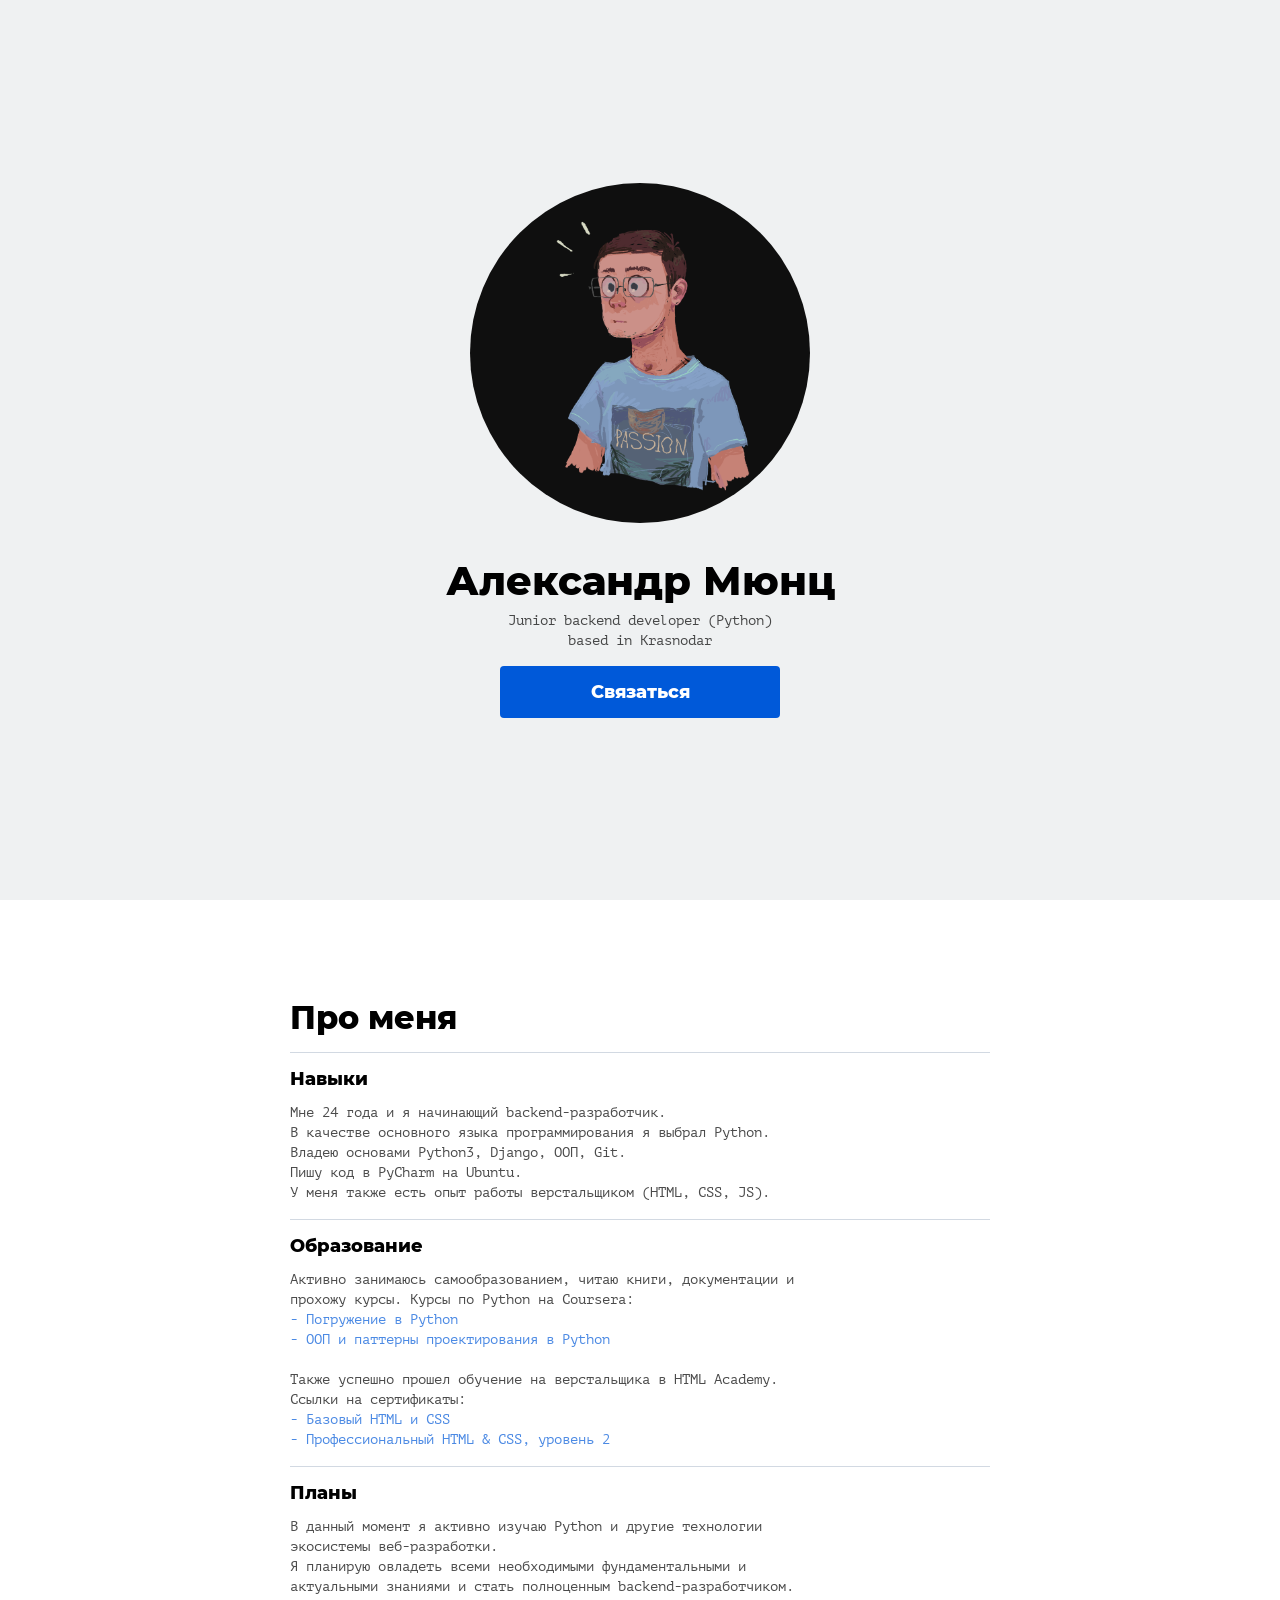
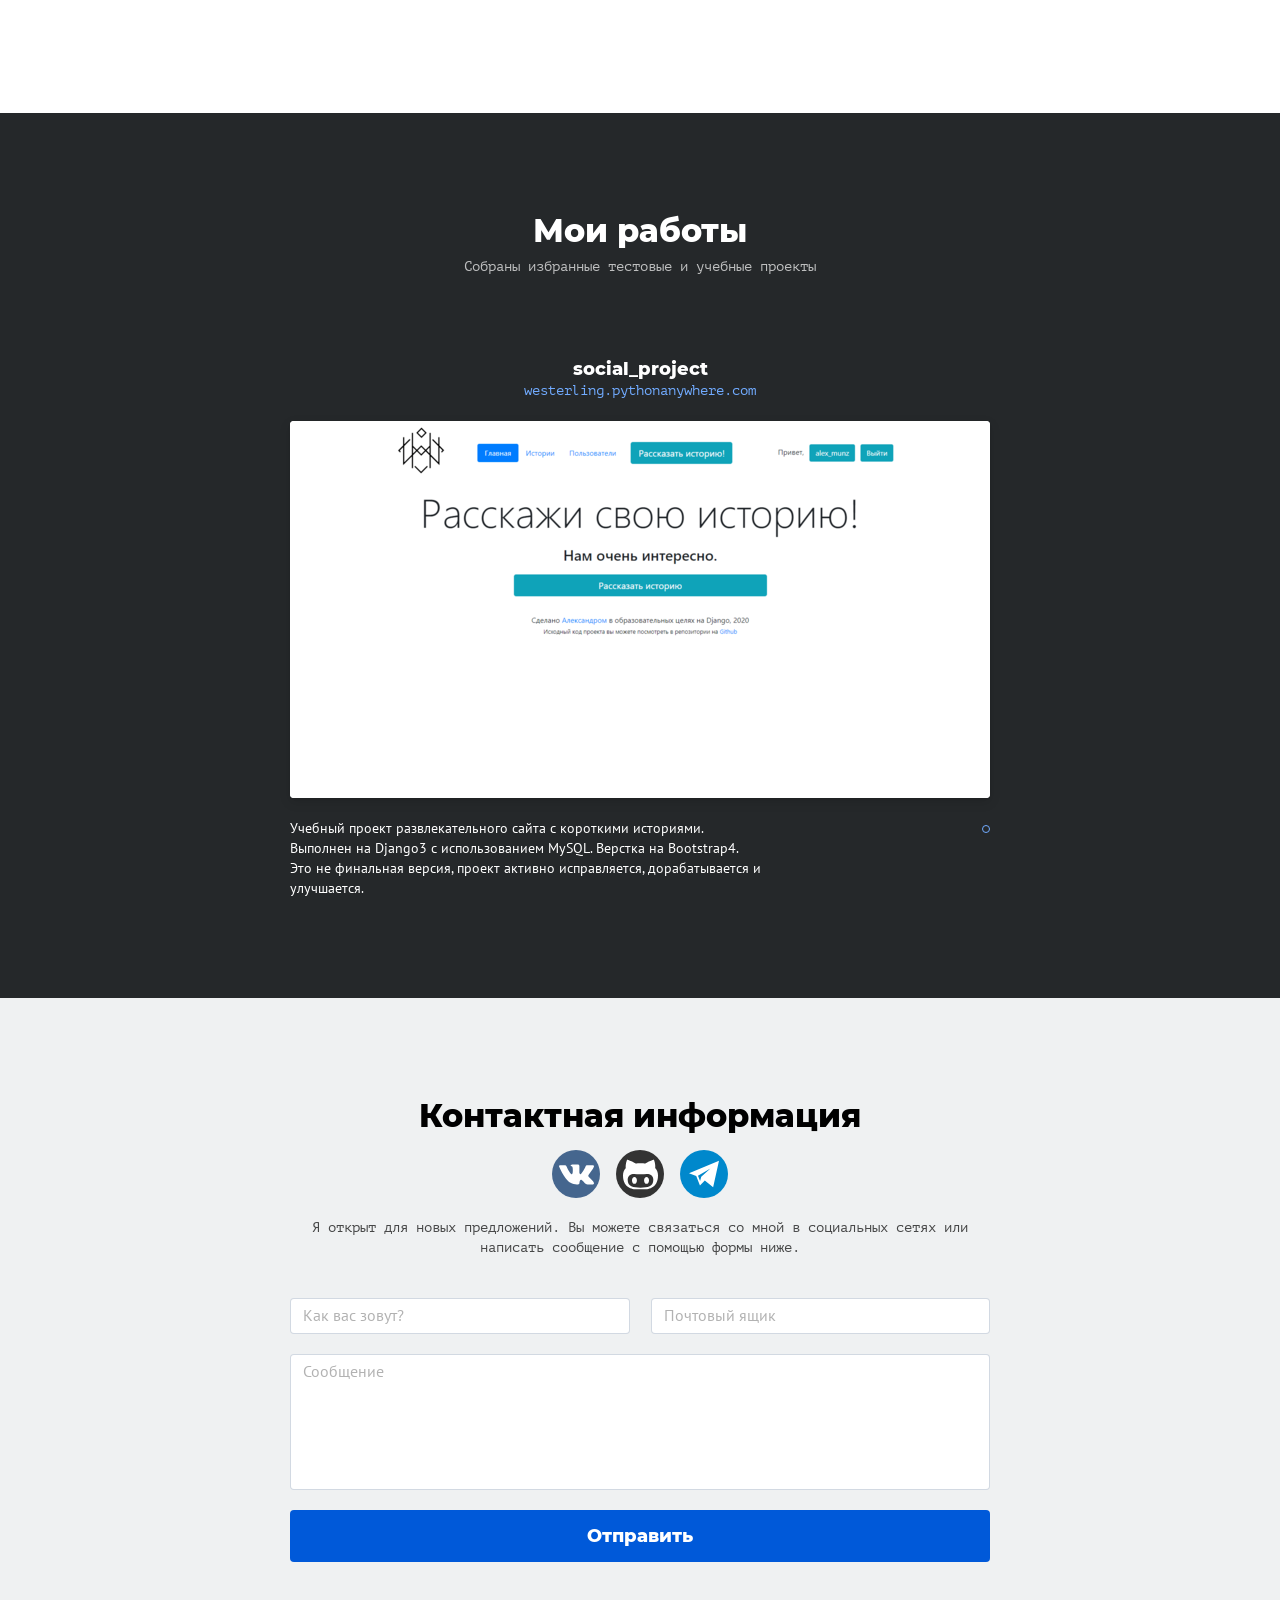
<file: index.html>
<!DOCTYPE html>
<html class="page" lang="ru_Ru">
  <head>
    <meta charset="utf-8">
    <meta name="viewport" content="width=device-width,initial-scale=1">
    <title>Александр Мюнц</title>
    <link rel="stylesheet" href="css/style.css">
  </head>
  <body class="page__body">
    <header class="header">
      <div class="header__wrapper">
        <div class="header__image"><img src="img/avatar.png" alt="Александ Мюнц"></div><b class="header__name">Александр Мюнц</b>
        <p class="header__text">Junior backend developer (Python)<br>based in Krasnodar</p>
        <button class="header__button">Связаться</button>
      </div>
    </header>
    <section class="about">
      <div class="about__wrapper">
        <h2 class="about__title">Про меня</h2>
        <ul class="about__list">
          <li class="about__item about__item--active"><a class="about__button" href="#">
              <h3 class="about__item-title">Навыки</h3>
              <!-- - i.about__icon--></a>
            <p class="about__text">Мне 24 года и я начинающий backend-разработчик.<br>В качестве основного языка программирования я выбрал Python.<br>Владею основами Python3, Django, ООП, Git.<br>Пишу код в PyCharm на Ubuntu.<br>У меня также есть опыт работы верстальщиком (HTML, CSS, JS).</p>
          </li>
          <li class="about__item about__item--active"><a class="about__button" href="#">
              <h3 class="about__item-title">Образование</h3></a>
            <p class="about__text">
              Активно занимаюсь самообразованием, читаю книги, документации и прохожу курсы.
              Курсы по Python на Coursera:<br><a class="about__link" href="https://coursera.org/share/bc7487d7c6a174738f5173f5eae718a2" target="_blank">- Погружение в Python</a><a class="about__link" href="https://coursera.org/share/6952df8242788da682e9ae23bcbbcaef" target="_blank">- ООП и паттерны проектирования в Python</a><br>Также успешно прошел обучение на верстальщика в HTML Academy. Ссылки на сертификаты:<br><a class="about__link" href="https://assets.htmlacademy.ru/certificates/intensive/45/181069.pdf" target="_blank">- Базовый HTML и CSS</a><a class="about__link" href="https://assets.htmlacademy.ru/certificates/intensive/71/181069.pdf" target="_blank">- Профессиональный HTML & CSS, уровень 2</a>
            </p>
          </li>
          <li class="about__item about__item--active"><a class="about__button" href="#">
              <h3 class="about__item-title">Планы</h3></a>
            <p class="about__text">
               В данный момент я активно изучаю Python и другие технологии экосистемы веб-разработки.<br>Я планирую овладеть всеми необходимыми фундаментальными и актуальными знаниями и стать полноценным backend-разработчиком.</p>
          </li>
        </ul>
      </div>
    </section>
    <section class="works">
      <div class="works__wrapper">
        <h2 class="works__title">Мои работы</h2>
        <p class="works__caption">
           Собраны избранные тестовые и учебные проекты</p>
        <ul class="works__list">
          <li class="works__item">
            <h3 class="works__item-title">social_project</h3><a class="works__link" href="https://westerling.pythonanywhere.com"> westerling.pythonanywhere.com</a>
            <div class="works__images"><a class="works__image-link" href="https://westerling.pythonanywhere.com"><img src="img/social_project.png" width="" height="" alt="social_project"></a></div>
            <div class="works__toggles">
              <button class="works__toggle works__toggle--checked"><span></span></button>
              <!--button.works__toggle-->
              <!--  span-->
              <!--button.works__toggle-->
              <!--  span-->
              <!--button.works__toggle-->
              <!--  span-->
            </div>
            <p class="works__description">Учебный проект развлекательного сайта с короткими историями.<br>Выполнен на Django3 c использованием MySQL. Верстка на Bootstrap4.<br>Это не финальная версия, проект активно исправляется, дорабатывается и улучшается.</p>
          </li>
        </ul>
      </div>
    </section>
    <footer class="footer">
      <div class="footer__wrapper">
        <h2 class="footer__title">Контактная информация</h2>
        <ul class="footer__social-list">
          <li class="footer__social-item"><a class="footer__social-link footer__social-link--vk" href="https://vk.com/id24020528">Vkontakte</a></li>
          <li class="footer__social-item"><a class="footer__social-link footer__social-link--gh" href="https://github.com/Westerling13">Github</a></li>
          <li class="footer__social-item"><a class="footer__social-link footer__social-link--tg" href="https://t.me/alex_munz">Telegram</a></li>
        </ul>
        <p class="footer__description">
          Я открыт для новых предложений. Вы 
          можете связаться со мной в социальных сетях или написать сообщение
          с помощью формы ниже.
        </p>
        <form class="footer__form" action="https://formspree.io/a_munz@list.ru" method="post">
          <input class="footer__input" type="text" name="name" placeholder="Как вас зовут?">
          <input class="footer__input" type="mail" name="email" placeholder="Почтовый ящик">
          <textarea class="footer__input footer__input--text" name="message" placeholder="Сообщение"></textarea>
          <button class="footer__button" type="submit">Отправить</button>
        </form>
      </div>
    </footer>
    <script src="main.js"></script>
  </body>
</html>
</file>
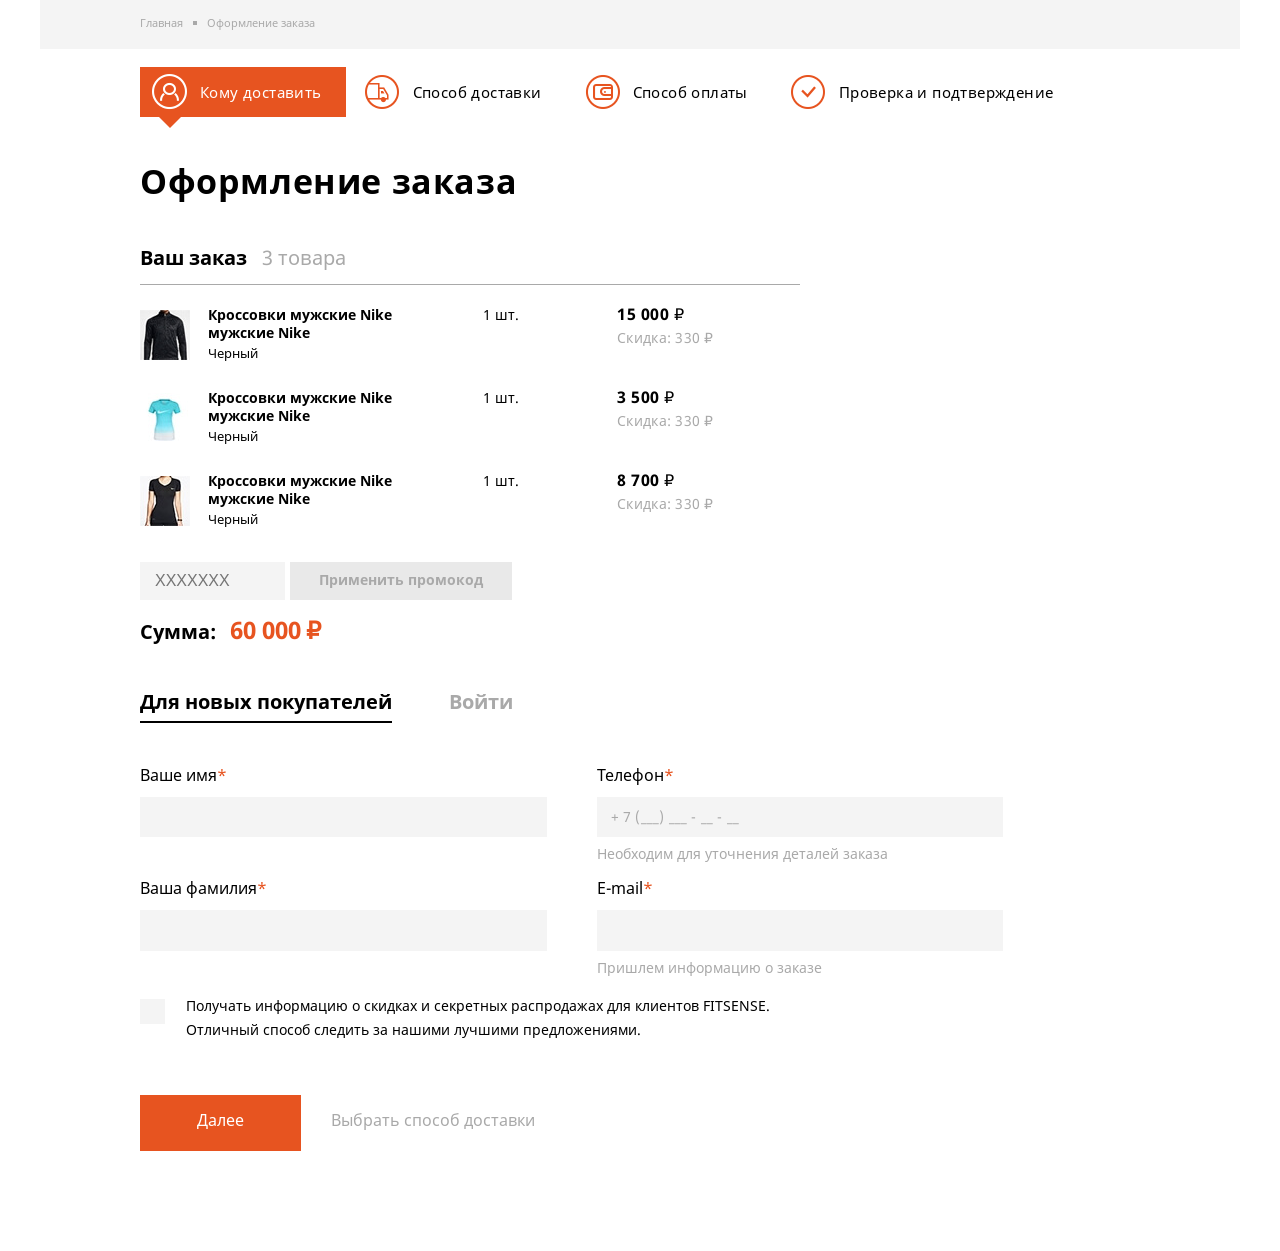
<file: projects/fitsense/index.html>
<!doctype html>
<html class="page no-js" lang="ru">
  <head>
    <meta charset="utf-8" />
    <meta http-equiv="x-ua-compatible" content="ie=edge">
    <meta name="viewport" content="width=device-width, initial-scale=1.0">
    <title>Оформление заказа</title>
    <link rel="stylesheet" href="assets/css/app.css">
  </head>
<body class="page__body">
  <div class="page__layout"></div>

<header class="header"></header>

<div class="page__wrapper">
  <main class="page__main">
    <ul class="breadcrumbs">
      <li class="breadcrumbs__item">
        <a href="#" class="breadcrumbs__link">Главная</a>
      </li>
      <li class="breadcrumbs__item">
        <a class="breadcrumbs__link">Оформление заказа</a>
      </li>
    </ul>
    <section class="checkout">
      <ul class="checkout__nav">
        <li class="checkout__item">
          <a class="checkout__button checkout__button--active checkout__button--person">Кому доставить</a>
        </li>
        <li class="checkout__item">
          <a href="#" class="checkout__button checkout__button--method">Способ доставки</a>
        </li>
        <li class="checkout__item">
          <a href="#" class="checkout__button checkout__button--payment">Способ оплаты</a>
        </li>
        <li class="checkout__item">
          <a href="#" class="checkout__button checkout__button--confirm">Проверка и подтверждение</a>
        </li>
      </ul>
      <h1 class="checkout__title">Оформление заказа</h1>
      <div class="checkout__top-bar">
        <a href="#" class="checkout__nav-button">Кому доставить</a>
      </div>
    
    
      <section class="cart">
        <h2 class="visually-hidden">Корзина</h2>
        <div class="cart__top-bar">
          <b class="cart__order">Ваш заказ</b>
          <span class="cart__count">3 товара</span>
        </div>
        <ul class="cart__list">
            <li class="cart__item">
              <a href="#" class="cart__picture">
                <img src="assets/img/item-01-l.jpg" alt="Фото товара">
              </a>
              <div class="cart__item-wrapper">
                <div class="cart__item-info">
                  <a href="#" class="cart__link">Кроссовки мужские Nike мужские Nike</a>
                  <p class="cart__item-color">Черный</p>
                </div>
                <p class="cart__item-count">1 шт.</p>
                <div class="cart__price">
                  <p class="cart__price-tag">15 000</p>
                  <p class="cart__discount">Скидка: 330</p>
                </div>
              </div>
              <button class="cart__del-button">Удалить</button>
            </li>
            <li class="cart__item">
              <a href="#" class="cart__picture">
                <img src="assets/img/item-02-l.jpg" alt="Фото товара">
              </a>
              <div class="cart__item-wrapper">
                <div class="cart__item-info">
                  <a href="#" class="cart__link">Кроссовки мужские Nike мужские Nike</a>
                  <p class="cart__item-color">Черный</p>
                </div>
                <p class="cart__item-count">1 шт.</p>
                <div class="cart__price">
                  <p class="cart__price-tag">3 500</p>
                  <p class="cart__discount">Скидка: 330</p>
                </div>
              </div>
              <button class="cart__del-button">Удалить</button>
            </li>
            <li class="cart__item">
              <a href="#" class="cart__picture">
                <img src="assets/img/item-03-l.jpg" alt="Фото товара">
              </a>
              <div class="cart__item-wrapper">
                <div class="cart__item-info">
                  <a href="#" class="cart__link">Кроссовки мужские Nike мужские Nike</a>
                  <p class="cart__item-color">Черный</p>
                </div>
                <p class="cart__item-count">1 шт.</p>
                <div class="cart__price">
                  <p class="cart__price-tag">8 700</p>
                  <p class="cart__discount">Скидка: 330</p>
                </div>
              </div>
              <button class="cart__del-button">Удалить</button>
            </li>
        </ul>
        <div class="cart__bottom-bar">
          <form action="https://echo.htmlacademy.ru" class="cart__promocode" method="post" id="promo-form">
            <label class="cart__input-wrapper">
              <input class="cart__input" type="text" name="promocode" placeholder="XXXXXXX" required>
            </label>
            <button class="cart__promo-button" type="submit">Применить промокод</button>
          </form>
          <p class="cart__sum">Сумма: <span>60 000</span></p>
        </div>
      </section>
    
      <div class="checkout__tabs" id="tabs">
        <a href="#tabs-1" class="checkout__tab checkout__tab--active" id="reg-button" data-type="#signUp">
          Для новых покупателей
        </a>
        <a href="#tabs-2" class="checkout__tab" id="auth-button" data-type="#signIn">Войти</a>
      </div>
      <div class="checkout__tabs checkout__tabs--mobile">
        <a href="#" class="checkout__button-mobile" id="auth-modal-button" >Войти</a>
        <a href="#" class="checkout__tab-mobile checkout__tab-mobile--active" id="reg-button-mobile" data-type="#signUp">Для новых покупателей</a>
      </div>
    
      <section class="checkout__section checkout__section--active checkout__section--reg user-section" id="signUp">
        <h2 class="visually-hidden">Регистрация</h2>
        <form class="user-section__form" action="https://echo.htmlacademy.ru" method="post" id="reg">
          <div class="user-section__form-wrapper">
      
            <label class="user-section__input-wrapper">
              <span class="user-section__label">Ваше имя<span>*</span></span>
              <input type="text" class="user-section__input" name="name" required>
            </label>
      
            <label class="user-section__input-wrapper user-section__input-wrapper--phone">
              <span class="user-section__label">Телефон<span>*</span></span>
              <input type="text" class="user-section__input" id="phone" placeholder="+ 7 (___) ___ - __ - __" name="phone" required>
              <span class="user-section__input-caption">Необходим для уточнения деталей заказа</span>
            </label>
      
            <label class="user-section__input-wrapper">
              <span class="user-section__label">Ваша фамилия<span>*</span></span>
              <input type="text" class="user-section__input" name="surname" required>
            </label>
      
            <label class="user-section__input-wrapper user-section__input-wrapper--email">
              <span class="user-section__label">E-mail<span>*</span></span>
              <input type="email" class="user-section__input" name="email" required>
              <span class="user-section__input-caption">Пришлем информацию о заказе</span>
            </label>
      
          </div>
          <label class="user-section__checkbox-wrapper">
            <input type="checkbox" class="user-section__checkbox">
            <span class="user-section__checkbox-indicator"></span>
            <span class="user-section__checkbox-text">Получать информацию о скидках и секретных распродажах для клиентов FITSENSE.<br> Отличный способ следить за нашими лучшими предложениями.</span>
          </label>
          <button class="user-section__button" type="submit">Далее</button>
          <p class="user-section__info">Выбрать способ доставки</p>
        </form>
      </section>
      <section class="checkout__section checkout__section--auth user-section" id="signIn">
        <h2 class="visually-hidden">Авторизация</h2>
        <form class="user-section__form" action="https://echo.htmlacademy.ru" method="post" id="auth">
          <div class="user-section__form-wrapper">
      
            <label class="user-section__input-wrapper">
              <span class="user-section__label">Логин<span>*</span></span>
              <input type="text" class="user-section__input" name="login">
            </label>
      
            <label class="user-section__input-wrapper">
              <span class="user-section__label">Пароль<span>*</span></span>
              <input type="password" class="user-section__input" name="password">
            </label>
      
          </div>
          <button class="user-section__button" type="submit">Войти</button>
          <p class="user-section__info">Выбрать способ доставки</p>
        </form>
      </section>
      <section class="auth-modal" id="auth-modal">
        <h2 class="visually-hidden">Мобильная авторизация</h2>
        <form class="auth-modal__form" action="https://echo.htmlacademy.ru" method="post" id="auth-mobile">
          <div class="auth-modal__form-wrapper">
      
            <label class="auth-modal__input-wrapper">
              <span class="auth-modal__label">Логин<span>*</span></span>
              <input type="text" class="auth-modal__input" name="login">
            </label>
      
            <label class="auth-modal__input-wrapper">
              <span class="auth-modal__label">Пароль<span>*</span></span>
              <input type="password" class="auth-modal__input" name="password">
            </label>
      
          </div>
          <button class="auth-modal__button" type="submit">Войти</button>
          <p class="auth-modal__info">Выбрать способ доставки</p>
        </form>
      </section>
    </section>
    
  </main>
</div>

<footer class="footer"></footer>

<script src="assets/js/app.js"></script>
</body>
</html>
</file>
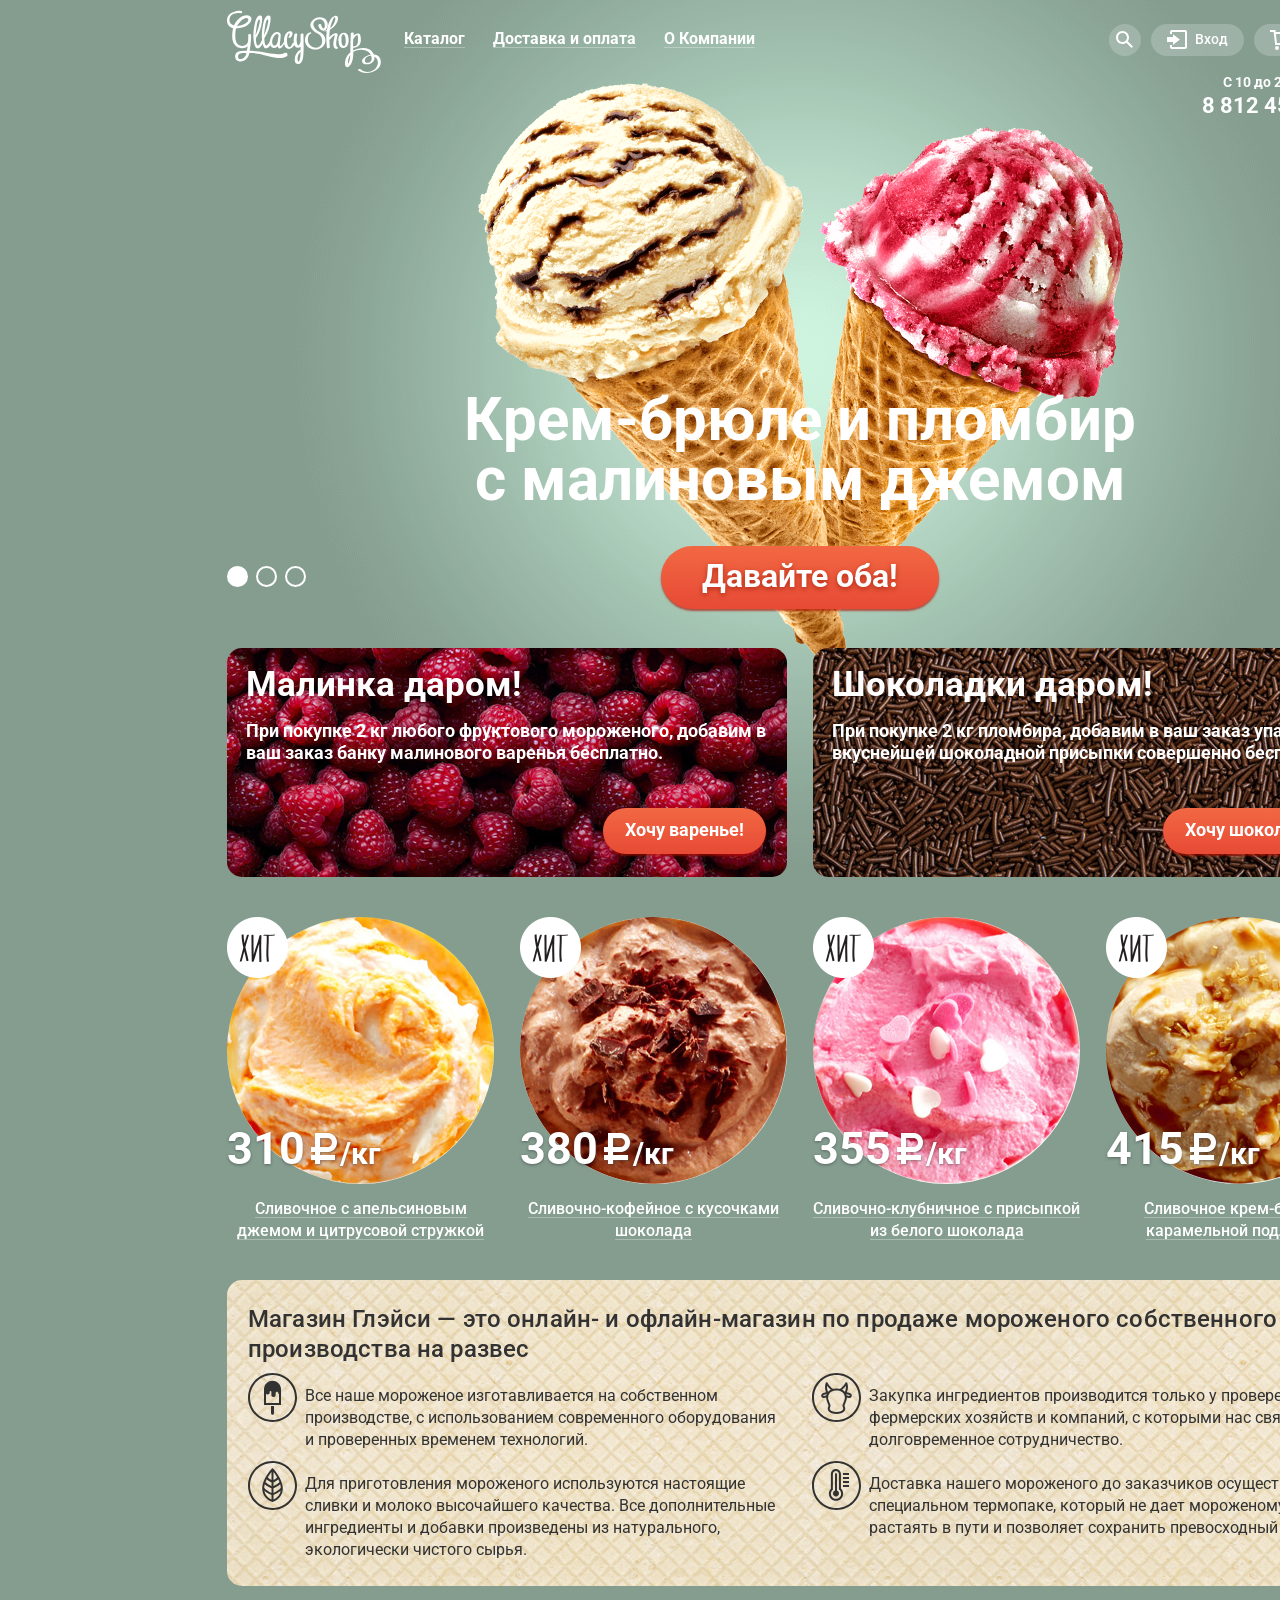
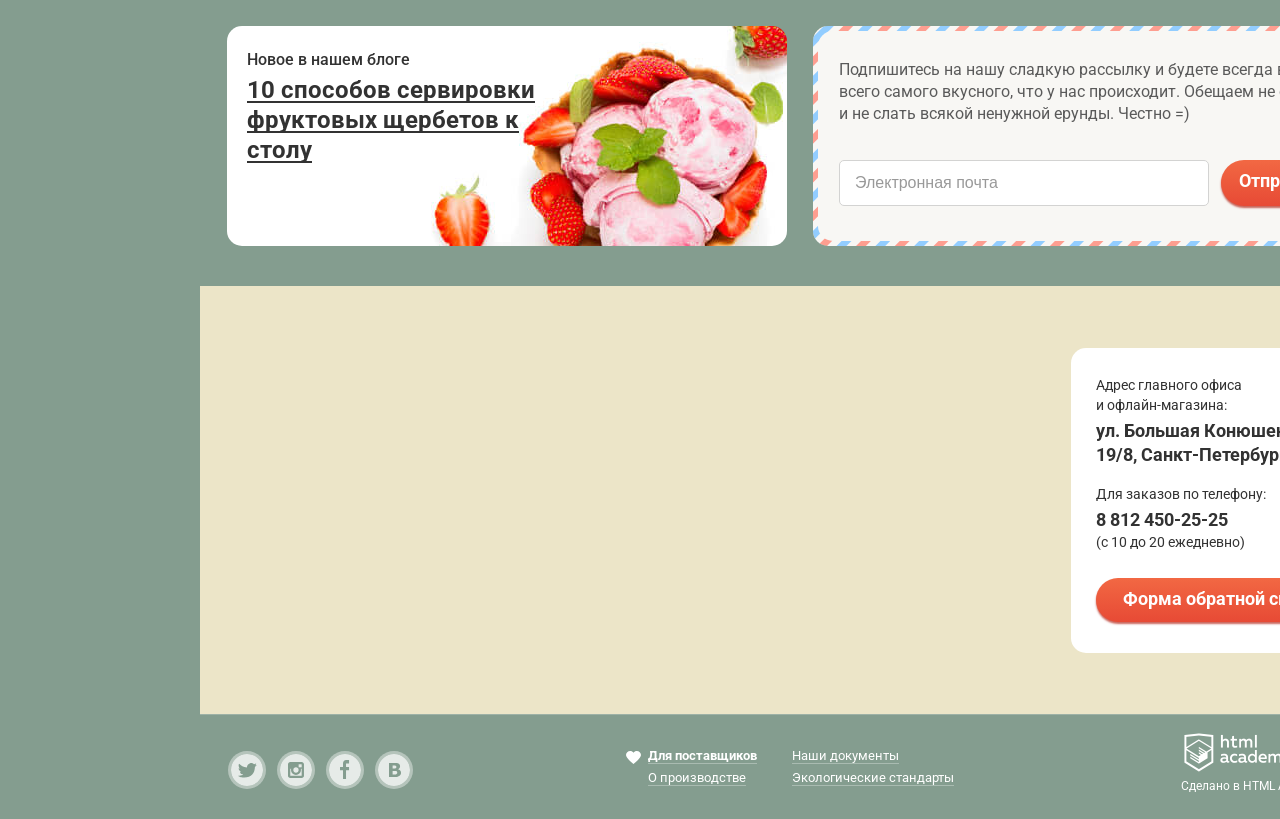
<file: projects/gllacy/index.html>
<!DOCTYPE html>
<html lang="ru">
  <head>
    <meta http-equiv="X-UA-Compatible" content="IE=edge">
    <meta charset="utf-8">
    <meta name="viewport" content="width=device-width,initial-scale=1">
    <title>HTML Academy: Глейси</title>
    <link href="https://fonts.googleapis.com/css?family=Roboto:300,400,500,700,900&amp;subset=cyrillic" rel="stylesheet">
    <link href="css/normalize.css" rel="stylesheet">
    <link href="css/style.css" rel="stylesheet">
  </head>

  <body>

    <input class="visually-hidden slider-radio-1" type="radio" id="product-1" name="toggle" checked>
    <input class="visually-hidden slider-radio-2" type="radio" id="product-2" name="toggle">
    <input class="visually-hidden slider-radio-3" type="radio" id="product-3" name="toggle">

    <div class="site-wrapper">
      <div class="site-container">

        <header class="main-header">
          <div class="top-container">
            <p class="main-header-logo">
              <img src="img/gllacy-logo.svg" width="154" height="64" alt="Логотип GllacyShop">
            </p>
            <div class="navigation-container">
              <nav class="main-navigation">
                <ul class="site-navigation">
                  <li class="catalog">
                    <a class="header-link catalog-link" href="#">Каталог</a>
                    <ul class="modal catalog-navigation">
                      <li><a class="catalog-navigation-link novelties-link" href="#">Новинки</a></li>
                      <li><a class="catalog-navigation-link creamy-link" href="catalog.html">Сливочное</a></li>
                      <li><a class="catalog-navigation-link" href="#">Щербеты</a></li>
                      <li><a class="catalog-navigation-link" href="#">Фруктовый лед</a></li>
                      <li><a class="catalog-navigation-link" href="#">Мелорин</a></li>
                    </ul>
                  </li>
                  <li><a class="header-link" href="#">Доставка и оплата</a></li>
                  <li><a class="header-link" href="#">О Компании</a></li>
                </ul>
              </nav>
              <div class="right-navigation-container">
                <div class="search">
                  <a class="search-link right-navigation-link" href="#">
                    <span class="visually-hidden">Поиск</span>
                  </a>
                  <div class="modal search-modal">
                    <form class="form-style search-form" action="#" method="get">
                      <label class="visually-hidden" for="search">Поиск</label>
                      <input type="search" name="search" id="search" placeholder="Что ищем?">
                    </form>
                  </div>
                </div>
                <ul class="user-navigation">
                  <li>
                    <a class="sign-in-link right-navigation-link" href="#">
                      Вход
                    </a>
                    <div class="modal sign-in-modal">
                      <form class="form-style sign-in-form" action="#" method="post">
                        <label class="visually-hidden" for="user-email">Электронная почта</label>
                        <input type="email" name="email" id="user-email" placeholder="Электронная почта">
                        <label class="visually-hidden" for="user-password">Пароль</label>
                        <input type="password" name="password" id="user-password" placeholder="Пароль">
                        <button type="submit" class="button sign-in-button" name="user-sign-in">Войти</button>
                        <div class="user-help">
                          <a href="#" class="user-help-link">Забыли пароль?</a>
                          <a href="#" class="user-help-link">Новая регистрация</a>
                        </div>
                      </form>
                    </div>
                  </li>
                </ul>
                <div class="basket">
                  <a class="right-navigation-link basket-link basket-empty">Пусто</a>
                </div>
              </div>
            </div>
          </div>
          <div class="bottom-container">
            <ul class="breadcrumbs"></ul>
            <p class="info">
              <span class="info-schedule">С 10 до 20, ежедневно</span>
              <span class="info-number">8 812 450-25-25</span>
            </p>
          </div>
        </header>

        <main class="container">

          <h1 class="big-header visually-hidden">Магазин мороженого Глэйси</h1>

          <section class="slider">
            <h2 class="visually-hidden">Слайдер</h2>
            <div class="slider-controls">
                <label class="slider-label-1" for="product-1">Первый</label>
                <label class="slider-label-2" for="product-2">Второй</label>
                <label class="slider-label-3" for="product-3">Третий</label>
            </div>
            <ul class="slider-list">
              <li class="slider-item slide slider-item-1" id="slide1">
                <h3 class="slide-title">Крем-брюле и пломбир с малиновым джемом</h3>
                <a class="button slider-button" href="#">Давайте оба!</a>
              </li>
              <li class="slider-item slide slider-item-2" id="slide2">
                <h3 class="slide-title">Шоколадный пломбир и лимонный сорбет</h3>
                <a class="button slider-button" href="#">Давайте оба!</a>
              </li>
              <li class="slider-item slide slider-item-3" id="slide3">
                <h3 class="slide-title">Пломбир с помадкой и клубничный щербет</h3>
                <a class="button slider-button" href="#">Давайте оба!</a>
              </li>
            </ul>
          </section>

          <section class="shares">
            <h2 class="visually-hidden">Акции</h2>
            <ul class="shares-list">
              <li class="shares-position shares-raspberries">
                <h3 class="shares-header">Малинка даром!</h3>
                <p class="shares-text">При покупке 2 кг любого фруктового мороженого, добавим в ваш заказ банку малинового варенья бесплатно.</p>
                <a class="button shares-button" href="#">Хочу варенье!</a>
              </li>
              <li class="shares-position shares-chocolate">
                <h3 class="shares-header">Шоколадки даром!</h3>
                <p class="shares-text">При покупке 2 кг пломбира, добавим в ваш заказ упаковку вкуснейшей шоколадной присыпки совершенно бесплатно.</p>
                <a class="button shares-button" href="#">Хочу шоколадки!</a>
              </li>
            </ul>
          </section>

          <section class="index-products hits">
            <h2 class="visually-hidden">Хиты продаж</h2>
            <ul class="icecream-list">
              <li class="icecream icecream-hit">
                <h3 class="icecream-name">
                  <a href="#" class="icecream-link">
                    Сливочное с апельсиновым джемом и цитрусовой стружкой
                  </a>
                </h3>
                <div class="icecream-container hit-container">
                  <img src="img/product-01.jpg" width="267" height="267" alt="product-01">
                  <p class="price">310<span class="kg">/кг</span></p>
                </div>
                <a href="#" class="button send-button">Быстрый просмотр</a>
              </li>
              <li class="icecream icecream-hit">
                <h3 class="icecream-name">
                  <a href="#" class="icecream-link">
                    Сливочно-кофейное с кусочками шоколада
                  </a>
                </h3>
                <div class="icecream-container hit-container">
                  <img src="img/product-02.jpg" width="267" height="267" alt="product-02">
                  <p class="price">380<span class="kg">/кг</span></p>
                </div>
                <a href="#" class="button send-button">Быстрый просмотр</a>
              </li>
              <li class="icecream icecream-hit">
                <h3 class="icecream-name">
                  <a href="#" class="icecream-link">
                    Сливочно-клубничное с присыпкой из белого шоколада
                  </a>
                </h3>
                <div class="icecream-container hit-container">
                  <img src="img/product-03.jpg" width="267" height="267" alt="product-03">
                  <p class="price">355<span class="kg">/кг</span></p>
                </div>
                <a href="#" class="button send-button">Быстрый просмотр</a>
              </li>
              <li class="icecream icecream-hit">
                <h3 class="icecream-name">
                  <a href="#" class="icecream-link">
                    Сливочное крем-брюле с карамельной подливкой
                  </a>
                </h3>
                <div class="icecream-container hit-container">
                  <img src="img/product-04.jpg" width="267" height="267" alt="product-04">
                  <p class="price">415<span class="kg">/кг</span></p>
                </div>
                <a href="#" class="button send-button">Быстрый просмотр</a>
              </li>
            </ul>
          </section>

          <section class="about">
            <h2 class="visually-hidden">О нас</h2>
            <h3 class="about-header">
              Магазин Глэйси — это онлайн- и офлайн-магазин по продаже мороженого собственного
              производства на развес
            </h3>
            <ul class="about-list">
              <li class="about-paragraph about-icecream">
                Все наше мороженое изготавливается на собственном
                производстве, с использованием современного оборудования
                и проверенных временем технологий.
              </li>
              <li class="about-paragraph about-cow">
                Закупка ингредиентов  производится только у проверенных
                фермерских хозяйств и компаний, с которыми нас связывает
                долговременное сотрудничество.
              </li>
              <li class="about-paragraph about-leaf">
                Для приготовления мороженого используются настоящие
                сливки и молоко высочайшего качества. Все дополнительные
                ингредиенты и добавки произведены из натурального,
                экологически чистого сырья.
              </li>
              <li class="about-paragraph about-thermometer">
                Доставка нашего мороженого до заказчиков осуществляется
                в специальном термопаке, который не дает мороженому
                растаять в пути и позволяет сохранить превосходный вкус.
              </li>
            </ul>
          </section>

          <div class="main-wrapper">
            <article class="blog">
              <h2 class="blog-header">Новое в нашем блоге</h2>
              <h3 class="blog-state-header">
                <a class="blog-state-link" href="">
                10 способов сервировки
                фруктовых щербетов к
                столу
                </a>
              </h3>
            </article>

            <section class="dispatch">
              <div class="add-background">
                <h2 class="visually-hidden">Подписка на рассылку</h2>
                <p class="dispatch-text">
                  Подпишитесь на нашу сладкую рассылку и будете всегда в курсе
                  всего самого вкусного, что у нас происходит. Обещаем не спамить
                  и не слать всякой ненужной ерунды. Честно =)
                </p>
                <form class="form-style dispatch-form" action="#" method="post">
                  <label class="visually-hidden" for="dispatch-email">Электронная почта</label>
                  <input type="email" name="dispatch-email" id="dispatch-email" placeholder="Электронная почта">
                  <button class="button dispatch-button">Отправить</button>
                </form>
              </div>
            </section>
          </div>

          <section class="map">
            <h2 class="visually-hidden">Карта</h2>
            <div class="map-input">
              <iframe src="https://yandex.ru/map-widget/v1/-/CBa0J0CATD" width="1200" height="428"></iframe>
              <img src="img/map.png" width="1200" height="430" alt="Карта">
            </div>
            <div class="feedback">
              <h3 class="visually-hidden">Обратная связь</h3>
              <div class="feedback-text">
                <p class="feedback-adress">
                  Адрес главного офиса<br>
                  и офлайн-магазина:<br>
                  <span class="feedback-bold">
                  ул. Большая Конюшенная
                  19/8, Санкт-Петербург<br>
                  </span>
                </p>
                <p class="feedback-number">
                  Для заказов по телефону:<br>
                  <span class="feedback-bold">
                  8 812 450-25-25
                  </span><br>
                  (с 10 до 20 ежедневно)
                </p>
              </div>
              <a class="button feedback-button">Форма обратной связи</a>
            </div>
          </section>

        </main>

        <footer class="main-footer">
          <div class="left-footer-container">
            <div class="footer-social">
              <ul class="social-list">
                <li>
                  <a class="social-button twitter" href="#">
                    <span class="visually-hidden">Твиттер</span>
                  </a>
                </li>
                <li>
                  <a class="social-button instagram" href="#">
                    <span class="visually-hidden">Инстаграм</span>
                  </a>
                </li>
                <li>
                  <a class="social-button facebook" href="#">
                    <span class="visually-hidden">Фейсбук</span>
                  </a>
                </li>
                <li>
                  <a class="social-button vkontakte" href="#">
                    <span class="visually-hidden">Вконтакте</span>
                  </a>
                </li>
              </ul>
            </div>
            <nav class="footer-navigation">
              <ul class="footer-navigation-list">
                <li>
                  <a class="footer-navigation-link footer-bold" href="#">Для поставщиков</a>
                  <a class="footer-navigation-link" href="#">О производстве</a>
                </li>
                <li>
                  <a class="footer-navigation-link" href="#">Наши документы</a>
                  <a class="footer-navigation-link" href="#">Экологические стандарты</a>
                </li>
              </ul>
            </nav>
          </div>
          <div class="footer-copyright">
            <a class="footer-logo-link" href="https://htmlacademy.ru/intensive/htmlcss">
              <img src="img/htmlacademy-logo.png" width="108" height="39" alt="Логотип htmlacademy">
            </a>
            <p>Сделано в <a class="footer-copyright-link" href="https://htmlacademy.ru/intensive/htmlcss">HTML Academy</a> © 2017</p>
          </div>
        </footer>

        <div class="modal feedback-modal-wrapper">
          <section class="feedback-modal">
            <h2 class="visually-hidden">Форма обратной связи</h2>
            <h3 class="feedback-modal-header">Мы обязательно вам ответим!</h3>
            <button class="modal-close"></button>
            <form class="form-style feedback-form" action="#" method="post">
              <label class="visually-hidden" for="feedback-name">Имя</label>
              <input class="feedback-name" type="text" name="name" id="feedback-name" placeholder="Как вас зовут?">
              <label class="visually-hidden" for="feedback-email">Электронная почта</label>
              <input class="feedback-email" type="email" name="email" id="feedback-email" placeholder="Ваша почта для ответа?">
              <textarea class="feedback-textarea" rows="6" cols="40" placeholder="Напишите что нибудь..."></textarea>
              <button class="button feedback-modal-button" type="submit" name="feedback">
                Отправить
              </button>
            </form>
          </section>
        </div>

      </div>
    </div>

    <script src="js/pop-up.js"></script>

  </body>
</html>
</file>
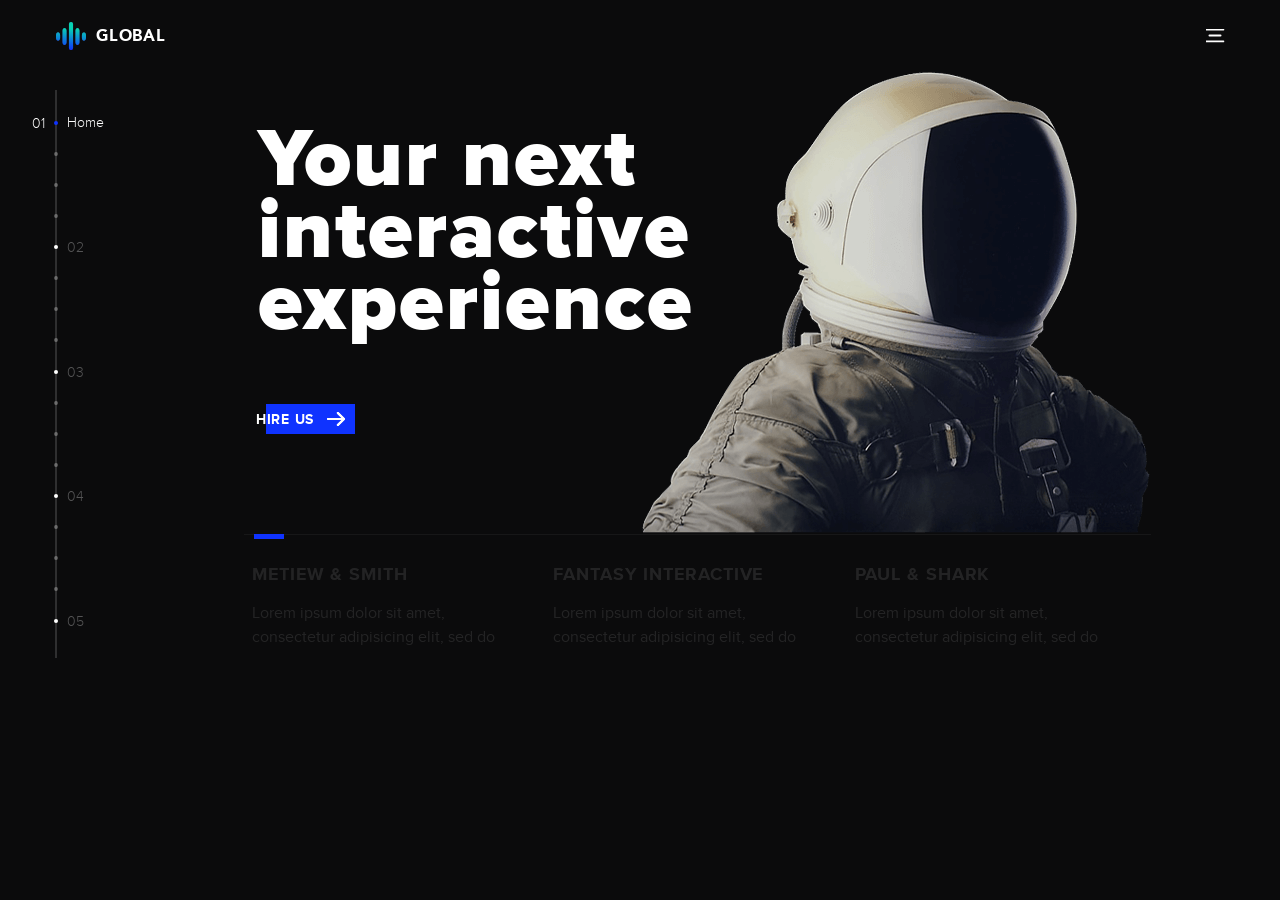
<file: projects/global/index.html>
<!doctype html>
<html class="no-js page" lang="en">
  <head>
    <meta charset="utf-8" />
    <meta http-equiv="x-ua-compatible" content="ie=edge">
    <meta name="viewport" content="width=device-width, initial-scale=1.0">
    <title>Global</title>
    <link rel="stylesheet" href="assets/css/app.css">
  </head>
<body class="page__body">
  <div class="page__wrapper">
    <header class="header">
      <div class="header__column header__column_first">
        <a class="header__logo" href="#">
          <img class="header__logo-picture" src="assets/img/logo-global.svg" width="30" height="28" alt="Global logo">
          <span class="header__logo-text">Global</span>
        </a>
      </div>
      <div class="header__column">
        <button class="header__button">hire us</button>
      </div>
      <div class="header__column header__column_last">
        <button class="header__nav-button"></button>
      </div>
    </header>
    <main class="page__main">
      <aside class="sidebar">
        <nav class="sidebar__nav">
          <ul class="sidebar__list">
              <li class="sidebar__item">
                <a
                  href="#home"
                  class="sidebar__link sidebar__link_active"
                  data-key="0"
                >
                    <span class="sidebar__num">01</span>
                    Home
                </a>
              </li>
      
                <li class="sidebar__marker"></li><li class="sidebar__marker"></li><li class="sidebar__marker"></li>
      
              <li class="sidebar__item">
                <a
                  href="#works"
                  class="sidebar__link"
                  data-key="1"
                >
                    <span class="sidebar__num">02</span>
                    Works
                </a>
              </li>
      
                <li class="sidebar__marker"></li><li class="sidebar__marker"></li><li class="sidebar__marker"></li>
      
              <li class="sidebar__item">
                <a
                  href="#about"
                  class="sidebar__link"
                  data-key="2"
                >
                    <span class="sidebar__num">03</span>
                    About
                </a>
              </li>
      
                <li class="sidebar__marker"></li><li class="sidebar__marker"></li><li class="sidebar__marker"></li>
      
              <li class="sidebar__item">
                <a
                  href="#about"
                  class="sidebar__link"
                  data-key="3"
                >
                    <span class="sidebar__num">04</span>
                    Contact
                </a>
              </li>
      
                <li class="sidebar__marker"></li><li class="sidebar__marker"></li><li class="sidebar__marker"></li>
      
              <li class="sidebar__item">
                <a
                  href="#request"
                  class="sidebar__link"
                  data-key="4"
                >
                    <span class="sidebar__num">05</span>
                    Hire us
                </a>
              </li>
      
      
          </ul>
        </nav>
      </aside>
      <section class="home page__screen page__screen_active" id="home">
        <div class="home__wrapper">
          <div class="home__top-bar">
            <h2 class="home__title">Your next interactive experience</h2>
            <button class="home__button">
              <span class="home__button-wrapper">
                <span class="home__button-text">hire us</span>
              </span>
            </button>
          </div>
          <ul class="home__list">
            <li class="home__item home__item_active">
              <a class="home__link" href="#">
                <b class="home__caption">Metiew & Smith</b>
                <p class="home__text">Lorem ipsum dolor sit amet, consectetur adipisicing elit, sed do</p>
              </a>
            </li>
            <li class="home__item">
              <a class="home__link" href="#">
                <b class="home__caption">Fantasy interactive</b>
                <p class="home__text">Lorem ipsum dolor sit amet, consectetur adipisicing elit, sed do</p>
              </a>
            </li>
            <li class="home__item">
              <a class="home__link" href="#">
                <b class="home__caption">Paul & shark</b>
                <p class="home__text">Lorem ipsum dolor sit amet, consectetur adipisicing elit, sed do</p>
              </a>
            </li>
          </ul>
        </div>
      </section>
      <section class="works page__screen" id="works">
        <div class="works__wrapper">
          <h2 class="works__title">Selected work</h2>
          <div class="works__list-wrapper swiper-container" id="works-slider">
            <ul class="works__list swiper-wrapper">
                <li class="works__item swiper-slide">
                  <a href="#" class="works__link">
                    <figure class="works__card">
                      <img class="works__picture" src="assets/img/work-01.png" alt="Metiew &amp; Smith">
                      <figcaption class="works__caption">
                        <b class="works__caption-title">Metiew &amp; Smith</b>
                        <p class="works__description">Lorem ipsum dolor sit amet, consectetur adipisicing elit, sed do </p>
                      </figcaption>
                    </figure>
                  </a>
                </li>
                <li class="works__item swiper-slide">
                  <a href="#" class="works__link">
                    <figure class="works__card">
                      <img class="works__picture" src="assets/img/work-02.png" alt="Alex Nowak">
                      <figcaption class="works__caption">
                        <b class="works__caption-title">Alex Nowak</b>
                        <p class="works__description">Lorem ipsum dolor sit amet, consectetur adipisicing elit, sed do </p>
                      </figcaption>
                    </figure>
                  </a>
                </li>
                <li class="works__item swiper-slide">
                  <a href="#" class="works__link">
                    <figure class="works__card">
                      <img class="works__picture" src="assets/img/work-03.png" alt="Victory">
                      <figcaption class="works__caption">
                        <b class="works__caption-title">Victory</b>
                        <p class="works__description">Lorem ipsum dolor sit amet, consectetur adipisicing elit, sed do </p>
                      </figcaption>
                    </figure>
                  </a>
                </li>
            </ul>
            <button class="works__button works__button_prev"></button>
            <button class="works__button works__button_next"></button>
          </div>
        </div>
      </section>
      <section class="about page__screen" id="about">
        <div class="about__wrapper">
          <h2 class="about__title">We<br> believe in passionate people</h2>
          <button class="about__button">Career</button>
          <ul class="about__list">
              <li class="about__item">
                <a href="#" class="about__link">
                  <img class="about__picture" src="assets/img/about-01.jpg" width="169" height="92" alt="Winners">
                  <span class="about__link-title">Winners</span>
                </a>
              </li>
              <li class="about__item">
                <a href="#" class="about__link">
                  <img class="about__picture" src="assets/img/about-02.jpg" width="169" height="92" alt="Philosophy">
                  <span class="about__link-title">Philosophy</span>
                </a>
              </li>
              <li class="about__item">
                <a href="#" class="about__link">
                  <img class="about__picture" src="assets/img/about-03.jpg" width="169" height="92" alt="History">
                  <span class="about__link-title">History</span>
                </a>
              </li>
          </ul>
        </div>
      </section>
      <section class="request page__screen" id="request">
        <div class="request__wrapper">
          <h2 class="request__title">You want us to do</h2>
          <form class="request__form" method="post">
            <div class="request__form-wrapper">
                <div class="request__checkbox-wrapper">
                  <label class="request__checkbox-container">
                    <input class="request__checkbox" type="checkbox" name="App Design">
                    <span class="request__checkbox-indicator"></span>
                    <span class="request__checkbox-background"></span>
                    <span class="request__checkbox-caption">App Design</span>
                  </label>
                </div>
                <div class="request__checkbox-wrapper">
                  <label class="request__checkbox-container">
                    <input class="request__checkbox" type="checkbox" name="Graphic Design">
                    <span class="request__checkbox-indicator"></span>
                    <span class="request__checkbox-background"></span>
                    <span class="request__checkbox-caption">Graphic Design</span>
                  </label>
                </div>
                <div class="request__checkbox-wrapper">
                  <label class="request__checkbox-container">
                    <input class="request__checkbox" type="checkbox" name="Motion Design">
                    <span class="request__checkbox-indicator"></span>
                    <span class="request__checkbox-background"></span>
                    <span class="request__checkbox-caption">Motion Design</span>
                  </label>
                </div>
                <div class="request__checkbox-wrapper">
                  <label class="request__checkbox-container">
                    <input class="request__checkbox" type="checkbox" name="UX Design">
                    <span class="request__checkbox-indicator"></span>
                    <span class="request__checkbox-background"></span>
                    <span class="request__checkbox-caption">UX Design</span>
                  </label>
                </div>
                <div class="request__checkbox-wrapper">
                  <label class="request__checkbox-container">
                    <input class="request__checkbox" type="checkbox" name="Webdesign">
                    <span class="request__checkbox-indicator"></span>
                    <span class="request__checkbox-background"></span>
                    <span class="request__checkbox-caption">Webdesign</span>
                  </label>
                </div>
                <div class="request__checkbox-wrapper">
                  <label class="request__checkbox-container">
                    <input class="request__checkbox" type="checkbox" name="Marketing">
                    <span class="request__checkbox-indicator"></span>
                    <span class="request__checkbox-background"></span>
                    <span class="request__checkbox-caption">Marketing</span>
                  </label>
                </div>
            </div>
            <label class="request__input-wrapper">
              <input type="text" class="request__input" name="name" placeholder="Name" required>
              <span class="request__label">Name</span>
            </label>
            <label class="request__input-wrapper">
              <input type="email" class="request__input" name="email" placeholder="Email" required>
              <span class="request__label">Email</span>
            </label>
            <button class="request__button" type="submit">Send request</button>
          </form>
        </div>
      </section>
      
    </main>
  </div>
  <section class="nav page__nav page__nav_active">
    <h2 class="visually-hidden">Main Navigation</h2>
    <ul class="nav__list">
        <li class="nav__item">
          <a href="#home" class="nav__link nav__link_active" data-key="0">Home</a>
        </li>
        <li class="nav__item">
          <a href="#works" class="nav__link" data-key="1">Works</a>
        </li>
        <li class="nav__item">
          <a href="#about" class="nav__link" data-key="2">About</a>
        </li>
        <li class="nav__item">
          <a href="#about" class="nav__link" data-key="3">Contact</a>
        </li>
        <li class="nav__item">
          <a href="#request" class="nav__link" data-key="4">Hire us</a>
        </li>
    </ul>
  </section>
  <script src="assets/js/app.js"></script>
</body>
</html>
</file>
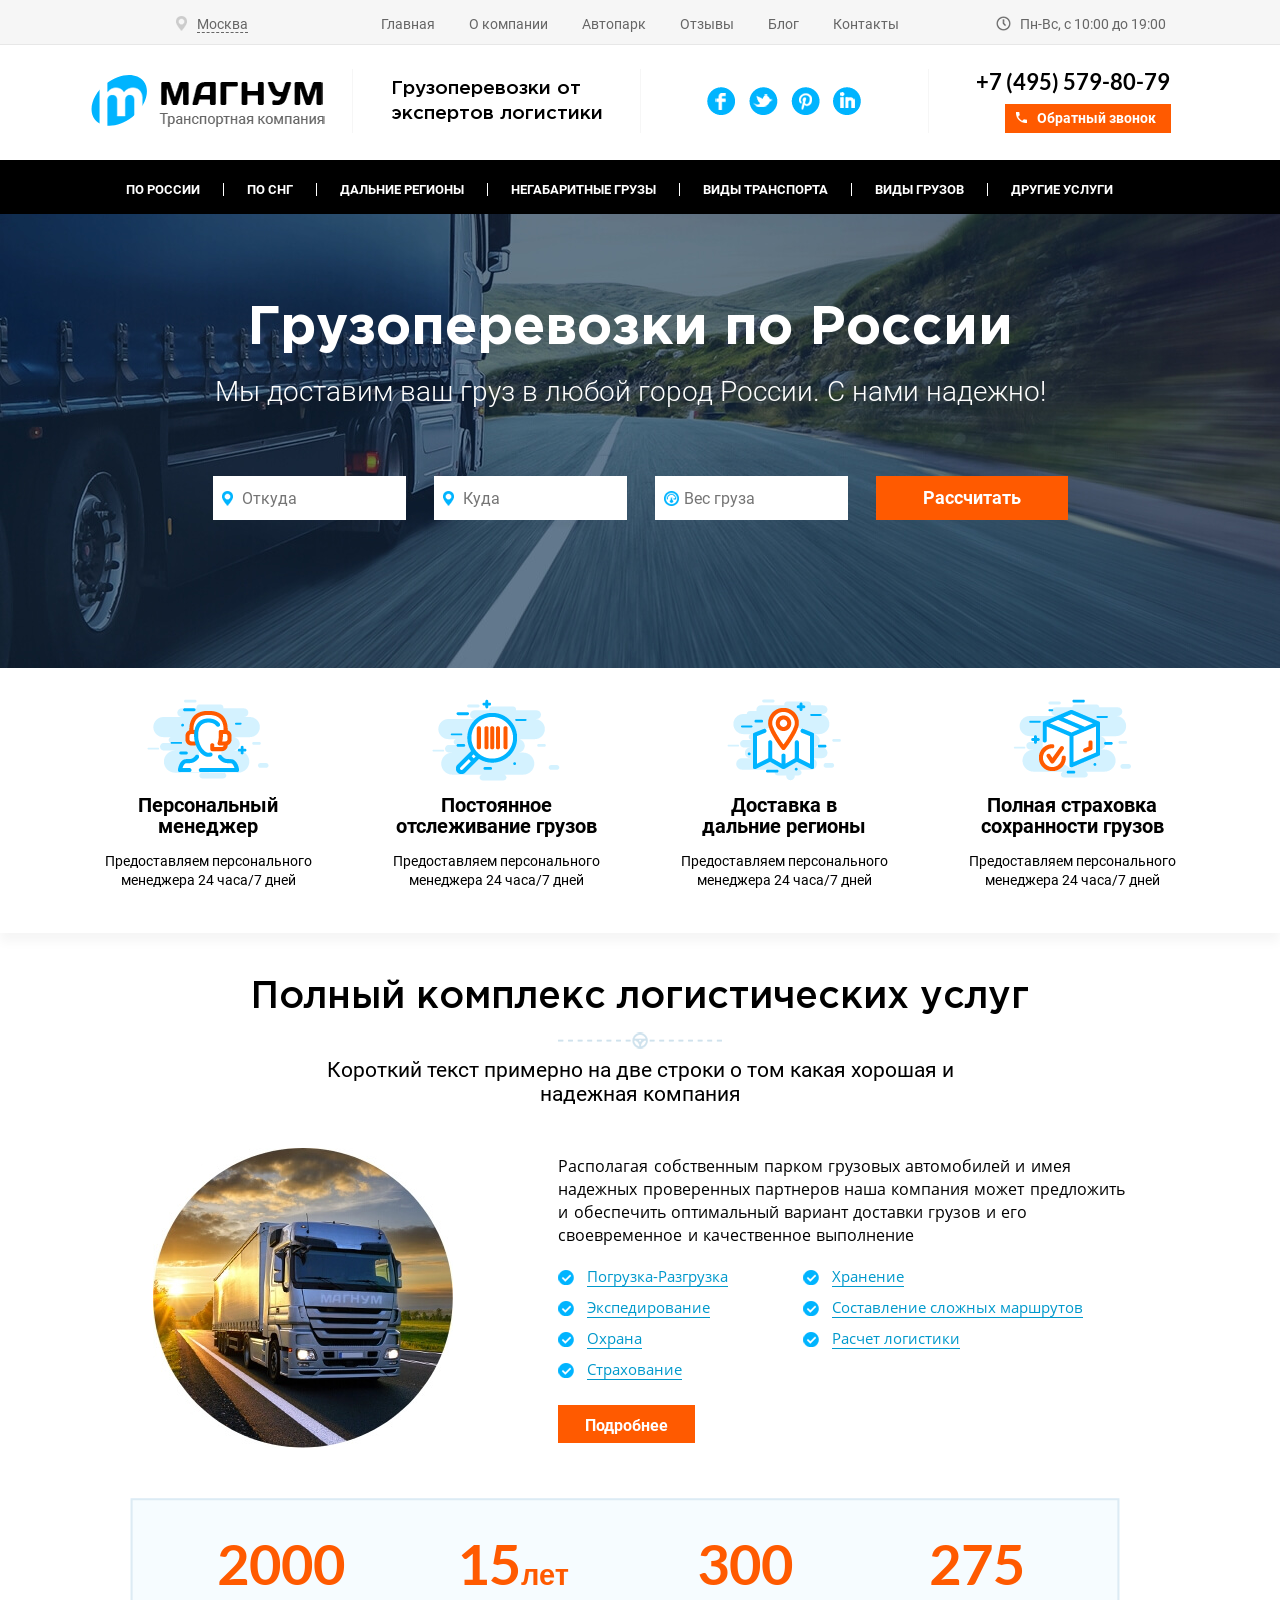
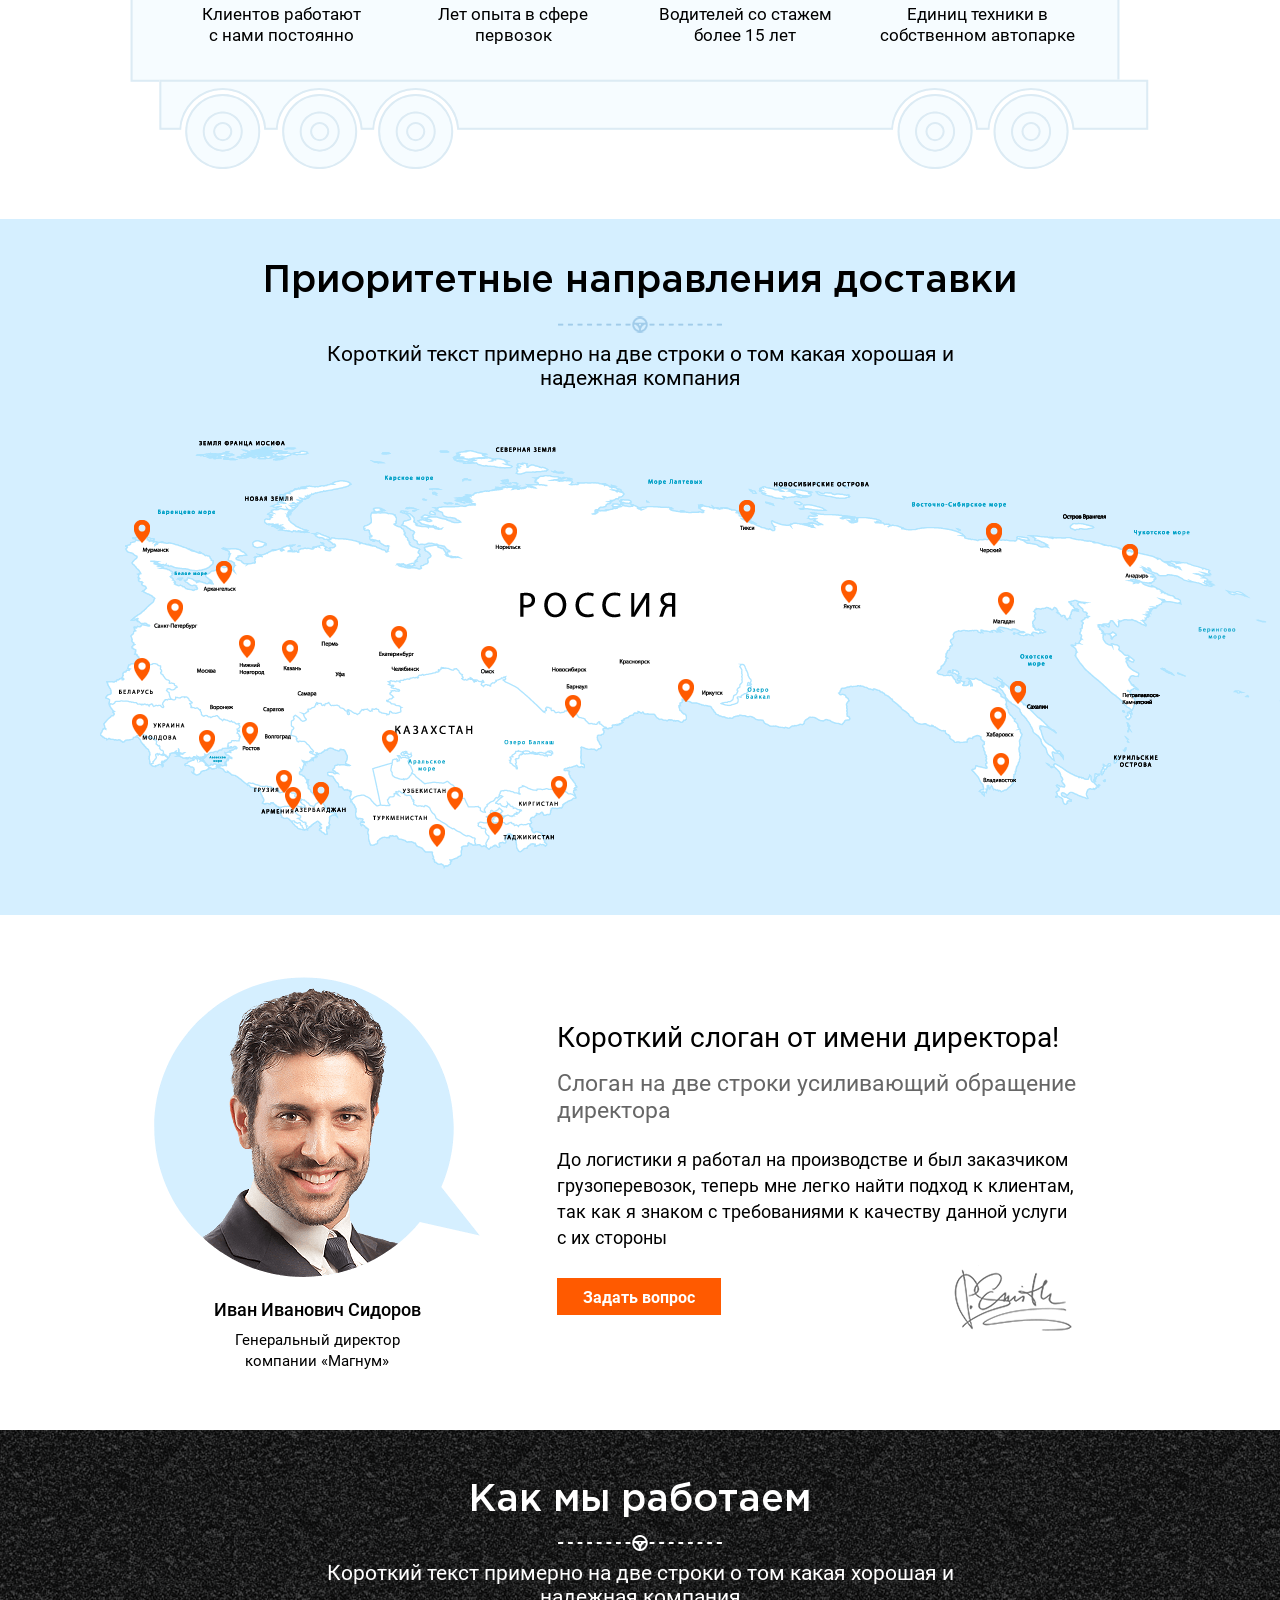
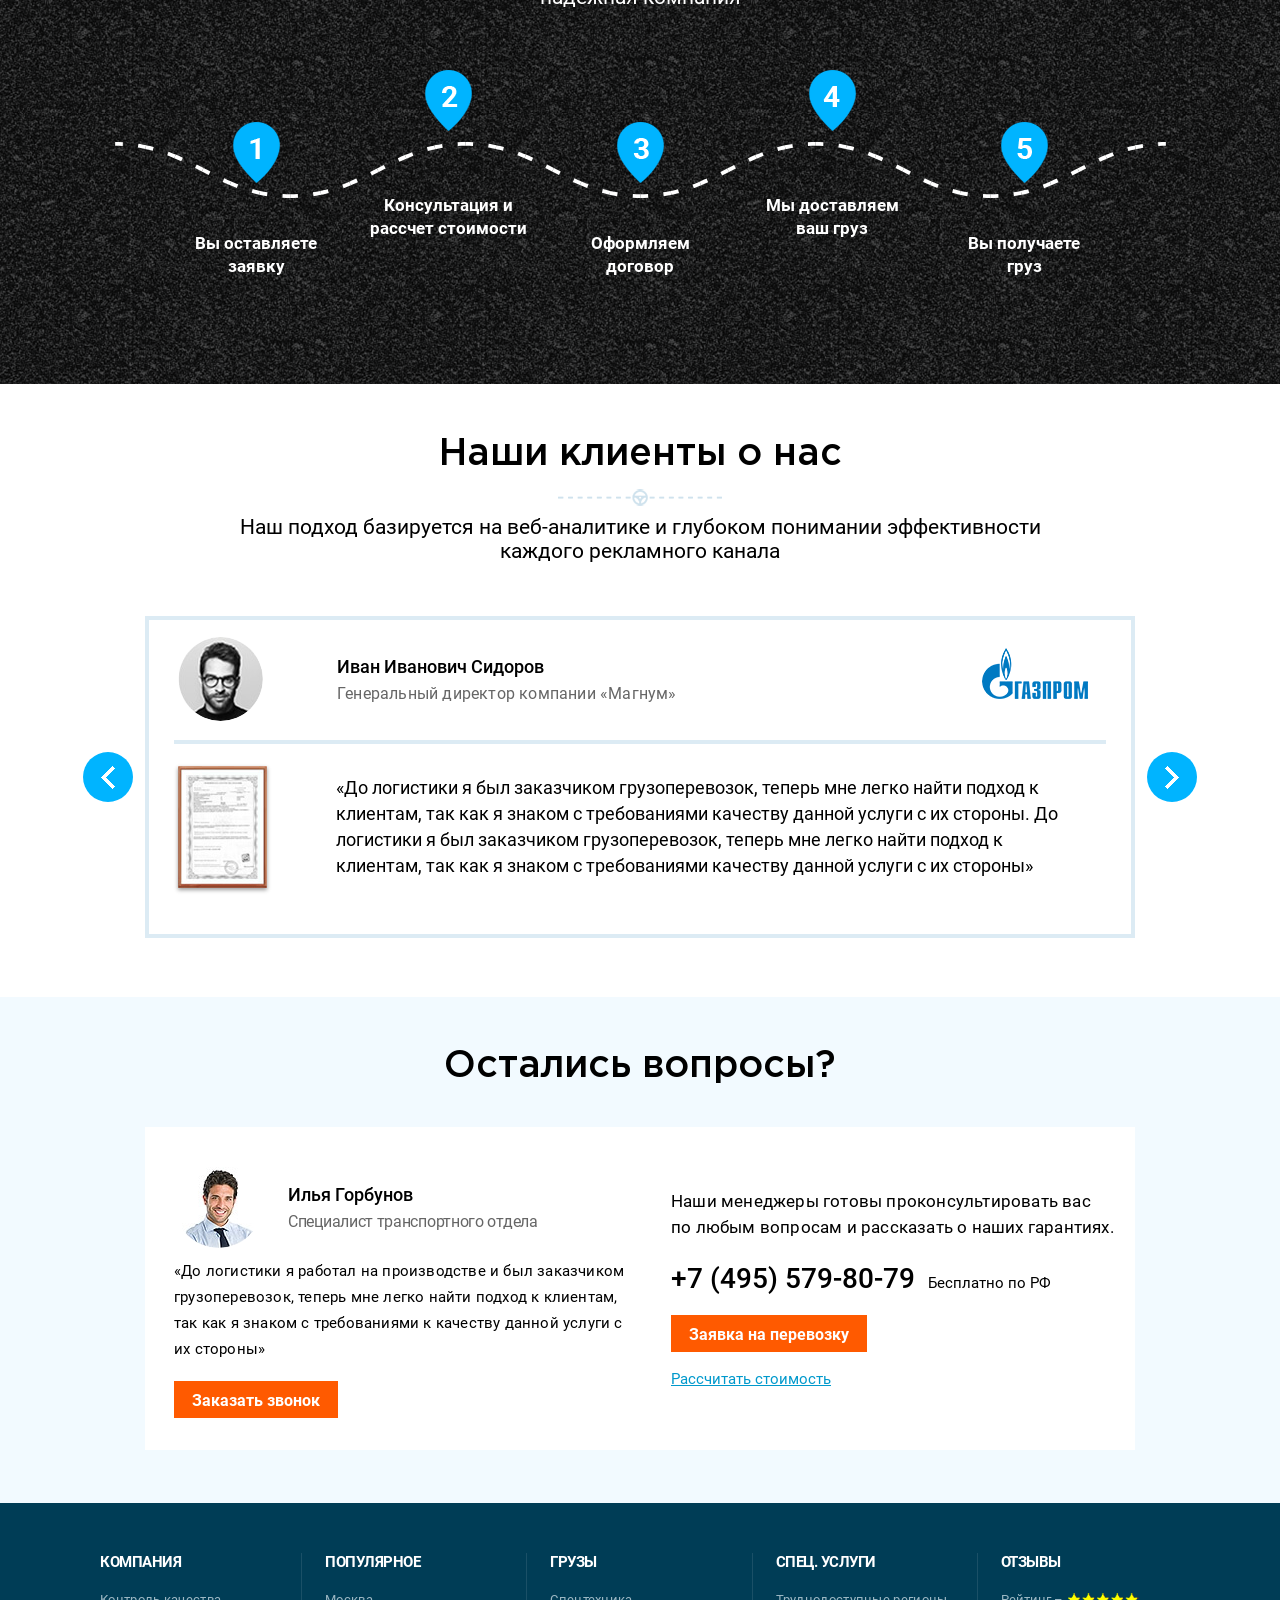
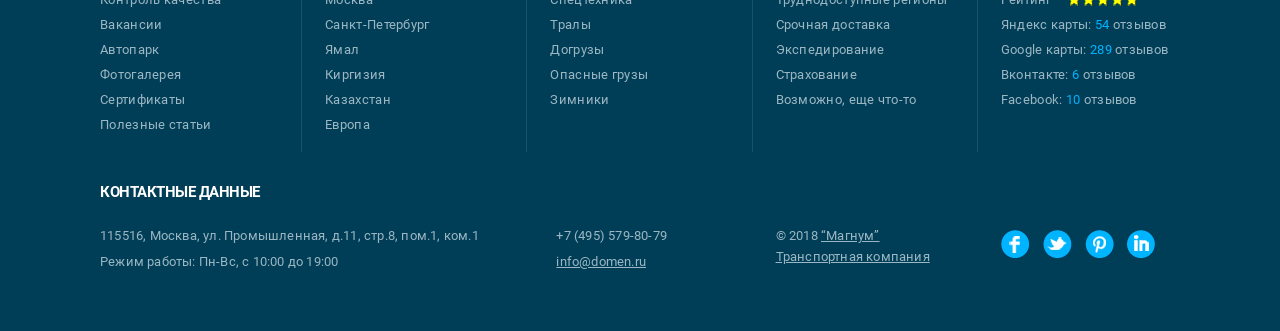
<file: projects/magnum/index.html>
<!DOCTYPE html>
<html lang="ru">
  <head>
    <meta charset="utf-8">
    <meta name="viewport" content="width=device-width,initial-scale=1">
    <title>Магнум - Грузоперевозки по России</title>
    <link href="css/style.min.css" rel="stylesheet">
    <link rel="preload" href="fonts/roboto-400.woff2" as="font" type="font/woff2" crossorigin="anonymous">
    <link rel="preload" href="fonts/roboto-500.woff2" as="font" type="font/woff2" crossorigin="anonymous">
    <link rel="preload" href="fonts/roboto-700.woff2" as="font" type="font/woff2" crossorigin="anonymous">
  </head>

  <body class="page">
    <div class="page__wrapper">

      <header class="header">
        <div class="header__top-wrapper">
          <div class="header__top-bar">
            <p class="header__link-wrapper">
              <a href="#" class="header__city-link">Москва</a>
            </p>
            <nav class="header__nav">
              <ul class="site-list">
                <li class="site-list__item">
                  <a href="" class="site-list__link">Главная</a>
                </li>
                <li class="site-list__item">
                  <a href="" class="site-list__link">О компании</a>
                </li>
                <li class="site-list__item">
                  <a href="" class="site-list__link">Автопарк</a>
                </li>
                <li class="site-list__item">
                  <a href="" class="site-list__link">Отзывы</a>
                </li>
                <li class="site-list__item">
                  <a href="" class="site-list__link">Блог</a>
                </li>
                <li class="site-list__item">
                  <a href="" class="site-list__link">Контакты</a>
                </li>
              </ul>
            </nav>
            <div class="header__column">
              <p class="header__schedule">
                Пн-Вс, с 10:00 до 19:00
              </p>
            </div>
          </div>
        </div>
        <div class="header__bottom-wrapper">
          <div class="header__bottom-bar">
            <a class="header__logo">
              <img src="img/magnum.png" class="header__logo-image" width="234" height="53" alt="Логотип компании Магнум">
            </a>
            <div class="header__column">
              <p class="header__description">Грузоперевозки от<br> экспертов логистики</p>
            </div>
            <div class="header__column">
              <ul class="header__list social-list">
                <li class="social-list__item">
                  <a href="#" class="social-list__link social-list__link--facebook">Facebook</a>
                </li>
                <li class="social-list__item">
                  <a href="#" class="social-list__link social-list__link--twitter">Twitter</a>
                </li>
                <li class="social-list__item">
                  <a href="#" class="social-list__link social-list__link--pinterest">Pinterest</a>
                </li>
                <li class="social-list__item">
                  <a href="#" class="social-list__link social-list__link--linkedin">In</a>
                </li>
              </ul>
            </div>
            <div class="header__contact">
              <span class="header__number">+7 (495) 579-80-79</span>
              <button class="header__call-button button">Обратный звонок</button>
            </div>
          </div>
        </div>
      </header>

      <main class="main">

        <h1 class="visually-hidden">Транспортная компания Магнум</h1>

        <section class="delivery">
          <div class="delivery__nav">
            <ul class="delivery__list">
              <li class="delivery__item">
                <a href="#" class="delivery__link">По России</a>
              </li>
              <li class="delivery__item">
                <a href="#" class="delivery__link">По СНГ</a>
              </li>
              <li class="delivery__item">
                <a href="#" class="delivery__link">Дальние регионы</a>
              </li>
              <li class="delivery__item">
                <a href="#" class="delivery__link">Негабаритные грузы</a>
              </li>
              <li class="delivery__item">
                <a href="#" class="delivery__link">Виды транспорта</a>
              </li>
              <li class="delivery__item">
                <a href="#" class="delivery__link">Виды грузов</a>
              </li>
              <li class="delivery__item">
                <a href="#" class="delivery__link">Другие услуги</a>
              </li>
            </ul>
          </div>
          <div class="delivery__wrapper">
            <div class="delivery__content">
              <h2 class="delivery__title">Грузоперевозки по России</h2>
              <p class="delivery__info">Мы доставим ваш груз в любой город России. С нами надежно!</p>
              <form class="delivery__calculator" action="post">
                <label class="delivery__input-wrapper">
                  <input type="text" class="delivery__input" name="From" placeholder="Откуда">
                </label>
                <label class="delivery__input-wrapper">
                  <input type="text" class="delivery__input" name="To" placeholder="Куда">
                </label>
                <label class="delivery__input-wrapper delivery__input-wrapper--weight">
                  <input type="text" class="delivery__input" name="Weight" placeholder="Вес груза">
                </label>
                <button class="delivery__button button" type="submit">Рассчитать</button>
              </form>
            </div>
          </div>
        </section>

        <section class="features">
          <h2 class="visually-hidden">Преимущества компании</h2>
          <ul class="features__list">
            <li class="features__item features__item--manager">
              <h3 class="features__name">Персональный<br> менеджер</h3>
              <p class="features__description">Предоставляем персонального менеджера 24 часа/7 дней</p>
            </li>
            <li class="features__item features__item--loup">
              <h3 class="features__name">Постоянное<br> отслеживание грузов</h3>
              <p class="features__description">Предоставляем персонального менеджера 24 часа/7 дней</p>
            </li>
            <li class="features__item features__item--mark">
              <h3 class="features__name">Доставка в<br> дальние регионы</h3>
              <p class="features__description">Предоставляем персонального менеджера 24 часа/7 дней</p>
            </li>
            <li class="features__item features__item--box">
              <h3 class="features__name">Полная страховка<br> сохранности грузов</h3>
              <p class="features__description">Предоставляем персонального менеджера 24 часа/7 дней</p>
            </li>
          </ul>
        </section>

        <section class="about">
          <div class="about__content">
            <h2 class="about__title">Полный комплекс логистических услуг</h2>
            <b class="about__caption">Короткий текст примерно на две строки о том какая хорошая и<br> надежная компания</b>
            <p class="about__image">
              <img src="img/about-truck.jpg" width="300" height="300" alt="Грузовой автомобиль компании Магнум">
            </p>
            <div class="about__services services">
              <p class="services__description">
                Располагая собственным парком грузовых автомобилей и имея надежных проверенных партнеров наша компания может предложить и обеспечить оптимальный вариант доставки грузов и его своевременное и качественное выполнение
              </p>
              <ul class="services__list">
                <li class="servises__item">
                  <a href="" class="services__link">Погрузка-Разгрузка</a>
                </li>
                <li class="servises__item">
                  <a href="" class="services__link">Хранение</a>
                </li>
                <li class="servises__item">
                  <a href="" class="services__link">Экспедирование</a>
                </li>
                <li class="servises__item">
                  <a href="" class="services__link">Составление сложных маршрутов</a>
                </li>
                <li class="servises__item">
                  <a href="" class="services__link">Охрана</a>
                </li>
                <li class="servises__item">
                  <a href="" class="services__link">Расчет логистики</a>
                </li>
                <li class="servises__item">
                  <a href="" class="services__link">Страхование</a>
                </li>
              </ul>
              <a href="#" class="services__button button">Подробнее</a>
            </div>
            <div class="about__facts">
              <div class="about__fact">
                <b class="about__fact-indicator">2000</b>
                <p class="about__fact-description">Клиентов работают<br> с нами постоянно</p>
              </div>
              <div class="about__fact">
                <b class="about__fact-indicator">15<span>лет</span></b>
                <p class="about__fact-description">Лет опыта в сфере первозок</p>
              </div>
              <div class="about__fact">
                <b class="about__fact-indicator">300</b>
                <p class="about__fact-description">Водителей со стажем более 15 лет</p>
              </div>
              <div class="about__fact">
                <b class="about__fact-indicator">275</b>
                <p class="about__fact-description">Единиц техники в собственном автопарке</p>
              </div>
            </div>
          </div>
        </section>

        <section class="map">
          <div class="map__content">
            <h2 class="map__title">Приоритетные направления доставки</h2>
            <b class="map__caption">Короткий текст примерно на две строки о том какая хорошая и<br> надежная компания</b>
            <div class="map__wrapper">
              <img class="map__image" src="img/map.png" width="1080" height="429" alt="Карта направлений доставки">
            </div>
          </div>
        </section>

        <section class="management">
          <div class="management__content">
            <h2 class="visually-hidden">Руководство компании</h2>
            <figure class="management__portrait">
              <p class="management__portrait-image">
                <img src="img/portrait.png" width="326" height="300" alt="Портрет директора">
              </p>
              <figcaption class="management__portrait-caption">
                <span>Иван Иванович Сидоров</span>
                Генеральный директор<br> компании «Магнум»
              </figcaption>
            </figure>
            <div class="management__appeal appeal">
              <b class="appeal__title">Короткий слоган от имени директора!</b>
              <span class="appeal__tagline">Слоган на две строки усиливающий обращение директора</span>
              <p class="appeal__text">До логистики я работал на производстве и был заказчиком грузоперевозок, теперь мне легко найти подход к клиентам, так как я знаком с требованиями к качеству данной услуги с их стороны</p>
              <a class="appeal__button button" href="#">Задать вопрос</a>
              <p class="appeal__signature">
                <img src="img/signature.png" width="128" height="81" alt="Подпись директора">
              </p>
            </div>
          </div>
        </section>

        <section class="workflow">
          <div class="workflow__content">
            <h2 class="workflow__title">Как мы работаем</h2>
            <b class="workflow__caption">Короткий текст примерно на две строки о том какая хорошая и<br> надежная компания</b>
            <ul class="workflow__steps-list">
              <li class="workflow__step workflow__step--first">Вы оставляете заявку</li>
              <li class="workflow__step workflow__step--second">Консультация и рассчет стоимости</li>
              <li class="workflow__step workflow__step--third">Оформляем договор</li>
              <li class="workflow__step workflow__step--forth">Мы доставляем ваш груз</li>
              <li class="workflow__step workflow__step--fifth">Вы получаете<br> груз</li>
            </ul>
          </div>
        </section>

        <section class="clients">
          <div class="clients__content">
            <h2 class="clients__title">Наши клиенты о нас</h2>
            <b class="clients__caption">Наш подход базируется на веб-аналитике и глубоком понимании эффективности<br> каждого рекламного канала</b>
            <div class="clients__reviews slider slider--nojs">
              <button class="slider__button slider__button--left">Влево</button>
              <div class="slider__list">
                <blockquote class="slider__item slider__item--showing review">
                  <div class="review__top-bar">
                    <p class="review__portrait">
                      <img src="img/review-portrait-01.jpg" width="85" height="84" alt="Портрет клиента">
                    </p>
                    <cite class="review__author">
                      <span class="review__name">Иван Иванович Сидоров</span>
                      <span class="review__position">Генеральный директор компании «Магнум»</span>
                    </cite>
                    <p class="review__logo">
                      <img src="img/review-logo-01.png" alt="Логотип клиента">
                    </p>
                  </div>
                  <div class="review__bottom-bar">
                    <p class="review__certificate">
                      <img src="img/certificate-01.jpg" width="89" height="122" alt="Сертификат">
                    </p>
                    <p class="review__text">«До логистики я  был заказчиком грузоперевозок, теперь мне легко найти подход к клиентам, так как я знаком с требованиями качеству данной услуги с их стороны.
                    До логистики я  был заказчиком грузоперевозок, теперь мне легко найти подход к клиентам, так как я знаком с требованиями качеству данной услуги с их стороны»</p>
                  </div>
                </blockquote>
                <blockquote class="slider__item review">
                  <div class="review__top-bar">
                    <p class="review__portrait">
                      <img src="img/review-portrait-01.jpg" width="85" height="84" alt="Портрет клиента">
                    </p>
                    <cite class="review__author">
                      <span class="review__name">Пётр Петрович Иванов</span>
                      <span class="review__position">Заместитель генерального директора компании «Магнум»</span>
                    </cite>
                    <p class="review__logo">
                      <img src="img/review-logo-01.png" alt="Логотип клиента">
                    </p>
                  </div>
                  <div class="review__bottom-bar">
                    <p class="review__certificate">
                      <img src="img/certificate-01.jpg" width="89" height="122" alt="Сертификат">
                    </p>
                    <p class="review__text">«До логистики я  был заказчиком грузоперевозок, теперь мне легко найти подход к клиентам, так как я знаком с требованиями качеству данной услуги с их стороны.
                    До логистики я  был заказчиком грузоперевозок, теперь мне легко найти подход к клиентам, так как я знаком с требованиями качеству данной услуги с их стороны»</p>
                  </div>
                </blockquote>
                <blockquote class="slider__item review">
                  <div class="review__top-bar">
                    <p class="review__portrait">
                      <img src="img/review-portrait-01.jpg" width="85" height="84" alt="Портрет клиента">
                    </p>
                    <cite class="review__author">
                      <span class="review__name">Александр Сергеевич Пушкин</span>
                      <span class="review__position">Великий русский поэт</span>
                    </cite>
                    <p class="review__logo">
                      <img src="img/review-logo-01.png" alt="Логотип клиента">
                    </p>
                  </div>
                  <div class="review__bottom-bar">
                    <p class="review__certificate">
                      <img src="img/certificate-01.jpg" width="89" height="122" alt="Сертификат">
                    </p>
                    <p class="review__text">«До логистики я  был заказчиком грузоперевозок, теперь мне легко найти подход к клиентам, так как я знаком с требованиями качеству данной услуги с их стороны.
                    До логистики я  был заказчиком грузоперевозок, теперь мне легко найти подход к клиентам, так как я знаком с требованиями качеству данной услуги с их стороны»</p>
                  </div>
                </blockquote>
              </div>
              <button class="slider__button slider__button--right">Вправо</button>
            </div>
          </div>
        </section>

        <section class="info">
          <div class="info__content">
            <h2 class="info__title">Остались вопросы?</h2>
            <div class="info__wrapper">
              <blockquote class="info__expert expert">
                <div class="expert__top-bar">
                  <p class="expert__portrait">
                    <img src="img/expert-portrait.jpg" width="89" height="89" alt="Портрет специалиста">
                  </p>
                  <cite class="expert__author">
                    <span class="expert__name">Илья Горбунов</span>
                    <span class="expert__position">Специалист транспортного отдела</span>
                  </cite>
                </div>
                <p class="expert__text">«До логистики я работал на производстве и был заказчиком грузоперевозок, теперь мне легко найти подход к клиентам, так как я знаком с требованиями к качеству данной услуги с их стороны»</p>
                <button class="info__button button">Заказать звонок</button>
              </blockquote>
              <div class="info__consultation">
                <p class="info__text">Наши менеджеры готовы проконсультировать вас<br> по любым вопросам и рассказать о наших гарантиях.</p>
                <p class="info__number"><span>+7 (495) 579-80-79</span> Бесплатно по РФ</p>
                <button class="info__button info__button--request button">Заявка на перевозку</button>
                <a href="#" class="info__link">Рассчитать стоимость</a>
              </div>
            </div>
          </div>
        </section>

      </main>

      <footer class="footer">
        <div class="footer__top-bar">

          <div class="footer__category">
            <h3 class="footer__category-name">Компания</h3>
            <ul class="footer__list">
              <li class="footer__item">
                <a href="#" class="footer__link">Контроль качества</a>
              </li>
              <li class="footer__item">
                <a href="#" class="footer__link">Вакансии</a>
              </li>
              <li class="footer__item">
                <a href="#" class="footer__link">Автопарк</a>
              </li>
              <li class="footer__item">
                <a href="#" class="footer__link">Фотогалерея</a>
              </li>
              <li class="footer__item">
                <a href="#" class="footer__link">Сертификаты</a>
              </li>
              <li class="footer__item">
                <a href="#" class="footer__link">Полезные статьи</a>
              </li>
            </ul>
          </div>

          <div class="footer__category">
            <h3 class="footer__category-name">Популярное</h3>
            <ul class="footer__list">
              <li class="footer__item">
                <a href="#" class="footer__link">Москва</a>
              </li>
              <li class="footer__item">
                <a href="#" class="footer__link">Санкт-Петербург</a>
              </li>
              <li class="footer__item">
                <a href="#" class="footer__link">Ямал</a>
              </li>
              <li class="footer__item">
                <a href="#" class="footer__link">Киргизия</a>
              </li>
              <li class="footer__item">
                <a href="#" class="footer__link">Казахстан</a>
              </li>
              <li class="footer__item">
                <a href="#" class="footer__link">Европа</a>
              </li>
            </ul>
          </div>

          <div class="footer__category">
            <h3 class="footer__category-name">Грузы</h3>
            <ul class="footer__list">
              <li class="footer__item">
                <a href="#" class="footer__link">Спецтехника</a>
              </li>
              <li class="footer__item">
                <a href="#" class="footer__link">Тралы</a>
              </li>
              <li class="footer__item">
                <a href="#" class="footer__link">Догрузы</a>
              </li>
              <li class="footer__item">
                <a href="#" class="footer__link">Опасные грузы</a>
              </li>
              <li class="footer__item">
                <a href="#" class="footer__link">Зимники</a>
              </li>
            </ul>
          </div>

          <div class="footer__category">
            <h3 class="footer__category-name">Спец. услуги</h3>
            <ul class="footer__list">
              <li class="footer__item">
                <a href="#" class="footer__link">Труднодоступные регионы</a>
              </li>
              <li class="footer__item">
                <a href="#" class="footer__link">Срочная доставка</a>
              </li>
              <li class="footer__item">
                <a href="#" class="footer__link">Экспедирование</a>
              </li>
              <li class="footer__item">
                <a href="#" class="footer__link">Страхование</a>
              </li>
              <li class="footer__item">
                <a href="#" class="footer__link">Возможно, еще что-то</a>
              </li>
            </ul>
          </div>

          <div class="footer__category">
            <h3 class="footer__category-name">Отзывы</h3>
            <ul class="footer__list">
              <li class="footer__item">
                Рейтинг – <span class="footer__rating"></span>
              </li>
              <li class="footer__item">
                <a href="#" class="footer__link">Яндекс карты: <span>54</span> отзывов</a>
              </li>
              <li class="footer__item">
                <a href="#" class="footer__link">Google карты: <span>289</span> отзывов</a>
              </li>
              <li class="footer__item">
                <a href="#" class="footer__link">Вконтакте: <span>6</span> отзывов</a>
              </li>
              <li class="footer__item">
                <a href="#" class="footer__link">Facebook: <span>10</span> отзывов</a>
              </li>
            </ul>
          </div>

        </div>

        <div class="footer__bottom-bar">
          <div class="footer__category footer__category--wide">
            <h3 class="footer__category-name">Контактные данные</h3>
            <p class="footer__text footer__text--address">115516, Москва, ул. Промышленная, д.11, стр.8, пом.1, ком.1<br>Режим работы: Пн-Вс, с 10:00 до 19:00</p>
          </div>
          <div class="footer__category">
            <p class="footer__text footer__text--contacts">+7 (495) 579-80-79<br><a href="mailto:info@domen.ru">info@domen.ru</a></p>
          </div>
          <div class="footer__category">
            <p class="footer__text footer__text--copyright">© 2018 <a href="index.html">“Магнум”<br> Транспортная компания</a></p>
          </div>
          <div class="footer__category">
            <ul class=" footer__social social-list">
              <li class="social-list__item">
                <a href="#" class="social-list__link social-list__link--facebook">Facebook</a>
              </li>
              <li class="social-list__item">
                <a href="#" class="social-list__link social-list__link--twitter">Twitter</a>
              </li>
              <li class="social-list__item">
                <a href="#" class="social-list__link social-list__link--pinterest">Pinterest</a>
              </li>
              <li class="social-list__item">
                <a href="#" class="social-list__link social-list__link--linkedin">In</a>
              </li>
            </ul>
          </div>
        </div>

      </footer>

    </div>

    <script src="js/script.js"></script>

  </body>
</html>
</file>
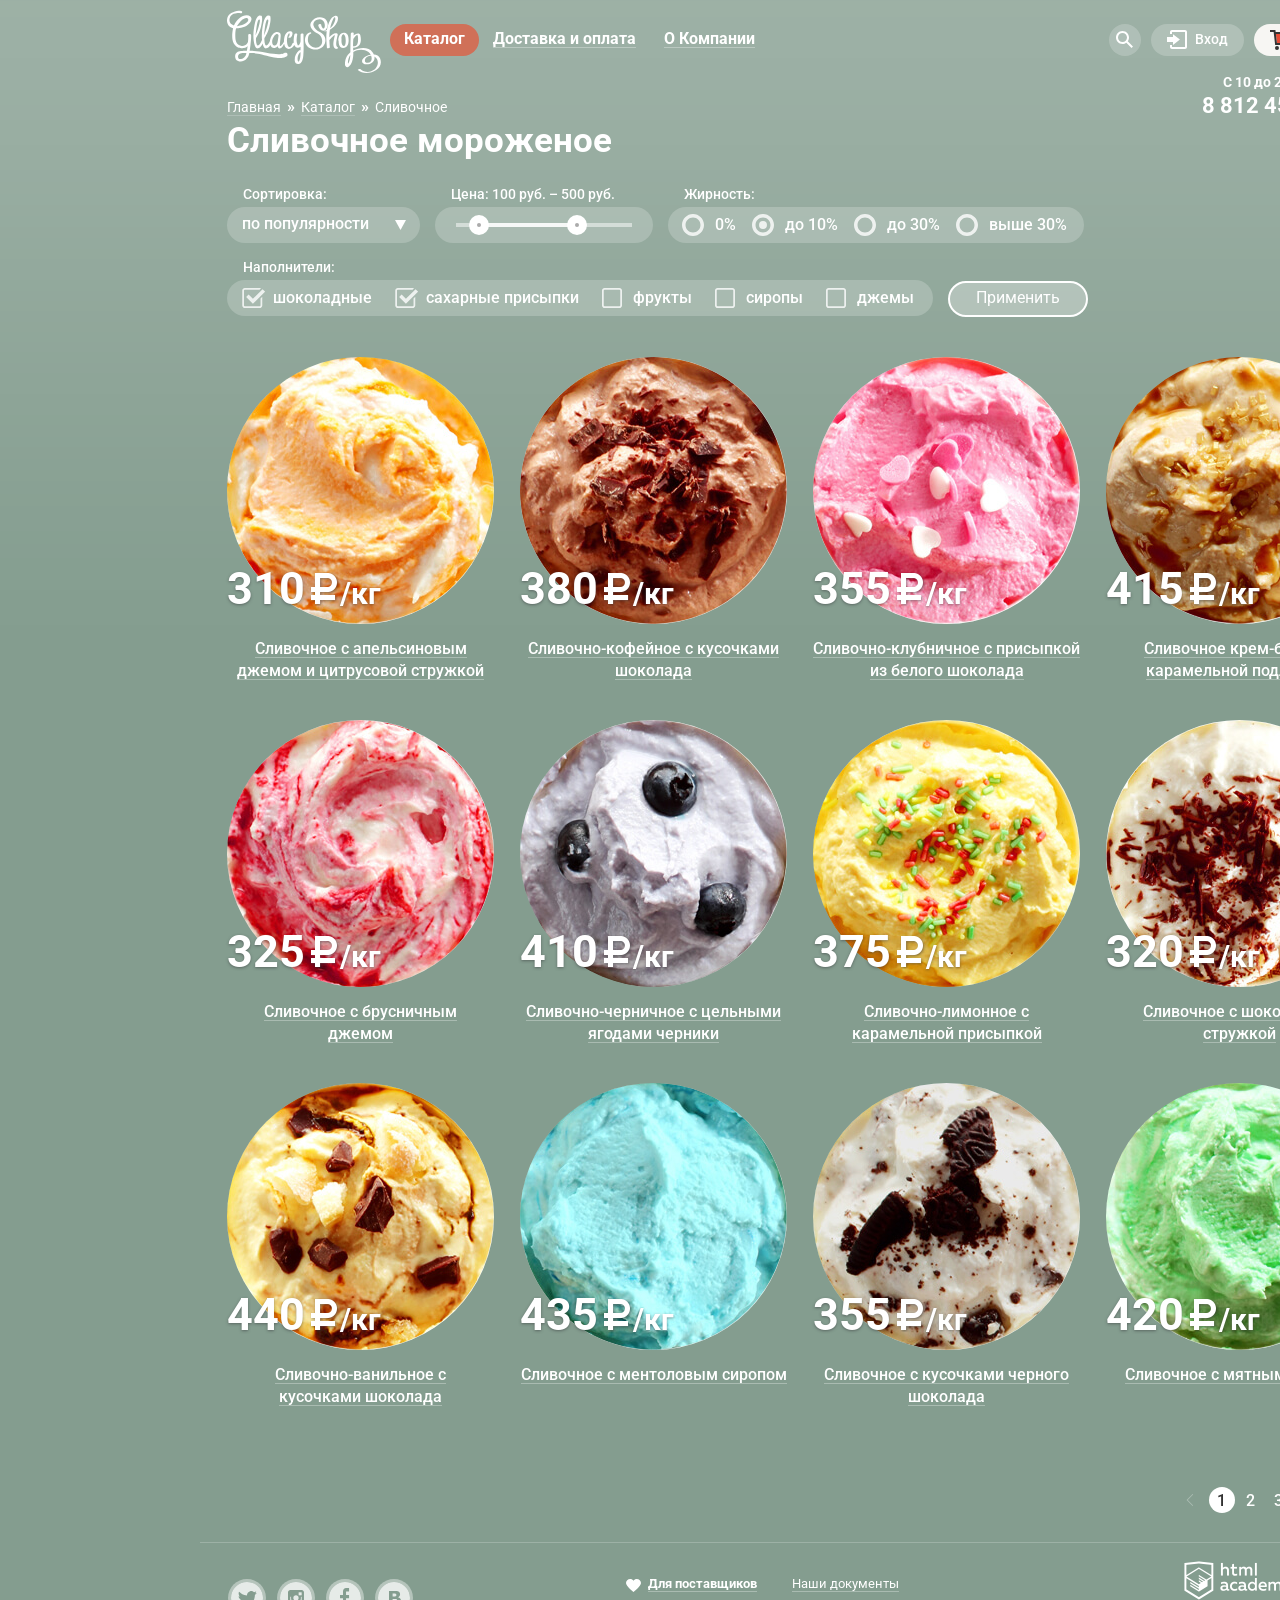
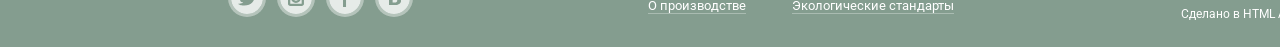
<file: projects/gllacy/catalog.html>
<!DOCTYPE html>
<html lang="ru">
  <head>
    <meta charset="utf-8">
    <meta name="viewport" content="width=device-width,initial-scale=1">
    <title>HTML Academy: Глейси</title>
    <link href="https://fonts.googleapis.com/css?family=Roboto:300,400,500,700,900&amp;subset=cyrillic" rel="stylesheet">
    <link href="css/normalize.css" rel="stylesheet">
    <link href="css/style.css" rel="stylesheet">
  </head>

  <body>

  <div class="catalog-page-wrapper">
    <div class="site-container">

      <header class="main-header">
        <div class="top-container">
          <p class="main-header-logo">
            <a href="index.html">
              <img src="img/gllacy-logo.svg" width="154" height="64" alt="Логотип GllacyShop">
            </a>
          </p>
          <div class="navigation-container">
            <nav class="main-navigation">
              <ul class="site-navigation">
                <li class="catalog">
                  <a class="header-link catalog-link current-link" href="#">Каталог</a>
                  <ul class="modal catalog-navigation">
                    <li><a class="catalog-navigation-link novelties-link" href="#">Новинки</a></li>
                    <li><a class="catalog-navigation-link creamy-link current-link" href="catalog.html">Сливочное</a></li>
                    <li><a class="catalog-navigation-link" href="#">Щербеты</a></li>
                    <li><a class="catalog-navigation-link" href="#">Фруктовый лед</a></li>
                    <li><a class="catalog-navigation-link" href="#">Мелорин</a></li>
                  </ul>
                </li>
                <li><a class="header-link" href="#">Доставка и оплата</a></li>
                <li><a class="header-link" href="#">О Компании</a></li>
              </ul>
            </nav>
            <div class="right-navigation-container">
              <div class="search">
                <a class="right-navigation-link search-link" href="#">
                  <span class="visually-hidden">Поиск</span>
                </a>
                <div class="modal search-modal">
                  <form class="form-style search-form" action="#" method="get">
                    <label class="visually-hidden" for="search">Поиск</label>
                    <input type="search" name="search" id="search" placeholder="Что ищем?">
                  </form>
                </div>
              </div>
              <ul class="user-navigation">
                <li>
                  <a class="right-navigation-link sign-in-link" href="#">
                    Вход
                  </a>
                  <div class="modal sign-in-modal">
                    <form class="form-style sign-in-form" action="#" method="post">
                      <label class="visually-hidden" for="user-email">Электронная почта</label>
                      <input type="email" name="email" id="user-email" placeholder="Электронная почта">
                      <label class="visually-hidden" for="user-password">Пароль</label>
                      <input type="password" name="password" id="user-password" placeholder="Пароль">
                      <button type="submit" class="button sign-in-button" name="user-sign-in">Войти</button>
                      <div class="user-help">
                        <a href="#" class="user-help-link">Забыли пароль?</a>
                        <a href="#" class="user-help-link">Новая регистрация</a>
                      </div>
                    </form>
                  </div>
                </li>
              </ul>
              <div class="basket">
                <a class="right-navigation-link basket-link basket-full" href="#">2 товара</a>
                <div class="modal basket-list">
                  <table class="basket-table">
                    <tr class="basket-position">
                      <td class="basket-delete">
                        <button class="basket-delete-button">
                          <span class="visually-hidden">Удалить</span>
                        </button>
                      </td>
                      <td class="basket-image">
                        <img src="img/icecream-1.jpg" width="33" height="33" alt="icecream-1">
                      </td>
                      <td class="basket-product">
                        <p class="basket-product-paragraph">Пломбир с апельсиновым джемом</p>
                      </td>
                      <td class="basket-amount">
                        <p class="basket-amount-paragraph">1,5 кг х <span class="basket-amount-r">200 руб.</span></p>
                      </td>
                      <td class="basket-price">
                        <p class="basket-price-paragraph">300 руб.</p>
                      </td>
                    </tr>
                    <tr class="basket-position">
                      <td class="basket-delete">
                        <button class="basket-delete-button">
                          <span class="visually-hidden">Удалить</span>
                        </button>
                      </td>
                      <td class="basket-image">
                        <img src="img/icecream-2.jpg" width="33" height="33" alt="icecream-2">
                      </td>
                      <td class="basket-product">
                        <p class="basket-product-paragraph">Клубничный пломбир с присыпкой из белого шоколада</p>
                      </td>
                      <td class="basket-amount">
                        <p class="basket-amount-paragraph">1,5 кг х <span class="basket-amount-r">300 руб.</span></p>
                      </td>
                      <td class="basket-price">
                        <p class="basket-price-paragraph">450 руб.</p>
                      </td>
                    </tr>
                  </table>
                  <div class="total">
                    <p class="total-paragraph">Итого: 750 руб.</p>
                  </div>
                  <a class="button basket-button" href="#">Оформить заказ</a>
                </div>
              </div>
            </div>
          </div>
        </div>
        <div class="bottom-container">
          <ul class="breadcrumbs">
            <li><a class="breadcrumbs-link" href="index.html">Главная</a></li>
            <li><a class="breadcrumbs-link" href="catalog.html">Каталог</a></li>
            <li>Сливочное</li>
          </ul>
          <p class="info">
            <span class="info-schedule">С 10 до 20, ежедневно</span>
            <span class="info-number">8 812 450-25-25</span>
          </p>
        </div>
      </header>

      <main class="container">

        <h1 class="big-header">Сливочное мороженое</h1>

        <section class="filters">
          <h2 class="visually-hidden">Фильтр товаров</h2>
          <form class="filters-form" action="#" method="get">

            <fieldset class="form-sort">
              <legend>Сортировка:</legend>
              <select class="filter-style" name="sort" id="sort">
                <option selected>по популярности</option>
                <option>сначала недорогие</option>
                <option>сначала дорогие</option>
                <option>по жирности</option>
              </select>
            </fieldset>

            <fieldset class="form-price">
              <legend>Цена: 100 руб. &ndash; 500 руб.</legend>
              <div class="filter-style filter-range">
                <div class="range">
                  <div class="range-section">
                    <div class="range-marker min" tabindex="0"></div>
                    <div class="range-marker max" tabindex="0"></div>
                  </div>
                </div>
              </div>
            </fieldset>

            <fieldset class="form-fat">
              <legend>Жирность:</legend>
              <div class="filter-style filter-fat">
                <label class="fat-label fat-0">
                  <input class="visually-hidden fat-radio" type="radio" name="fat-content" id="fat-0" value="a">
                  <span class="radio-indicator" ></span>
                  0%
                </label>
                <label class="fat-label fat-10">
                  <input class="visually-hidden fat-radio" type="radio" name="fat-content" id="fat-10" value="b" checked>
                  <span class="radio-indicator"></span>
                  до 10%
                </label>
                <label class="fat-label fat-30">
                  <input class="visually-hidden fat-radio" type="radio" name="fat-content" id="fat-30" value="c">
                  <span class="radio-indicator"></span>
                  до 30%
                </label>
                <label class="fat-label fat-over-30">
                  <input class="visually-hidden fat-radio" type="radio" name="fat-content" id="fat-over-30" value="d">
                  <span class="radio-indicator"></span>
                  выше 30%
                </label>
              </div>
            </fieldset>

            <fieldset class="form-fillers">
              <legend>Наполнители:</legend>
              <div class="filter-style filter-fillers">
                <label class="filler-label choco">
                  <input class="visually-hidden filler-checkbox" type="checkbox" name="choco" id="choco" checked>
                  <span class="checkbox-indicator"></span>
                  шоколадные
                </label>
                <label class="filler-label sugar">
                  <input class="visually-hidden filler-checkbox" type="checkbox" name="sugar" id="sugar" checked>
                  <span class="checkbox-indicator"></span>
                  сахарные присыпки
                </label>
                <label class="filler-label frut">
                  <input class="visually-hidden filler-checkbox" type="checkbox" name="frut" id="frut">
                  <span class="checkbox-indicator"></span>
                  фрукты
                </label>
                <label class="filler-label syrup">
                  <input class="visually-hidden filler-checkbox" type="checkbox" name="syrup" id="syrup">
                  <span class="checkbox-indicator"></span>
                  сиропы
                </label>
                <label class="filler-label jam">
                  <input class="visually-hidden filler-checkbox" type="checkbox" name="jam" id="jam">
                  <span class="checkbox-indicator"></span>
                  джемы
                </label>
              </div>
            </fieldset>

            <button class="filter-button" type="submit">
              Применить
            </button>

          </form>
        </section>

        <section class="products">
          <h2 class="visually-hidden">Список товаров</h2>
          <ul class="icecream-list icecream-catalog-list">

            <li class="icecream">
              <h3 class="icecream-name">
                <a href="#" class="icecream-link">
                  Сливочное с апельсиновым джемом и цитрусовой стружкой
                </a>
              </h3>
              <div class="icecream-container">
                <img src="img/product-01.jpg" width="267" height="267" alt="product-01">
                <p class="price">310<span class="kg">/кг</span></p>
              </div>
              <a href="#" class="button send-button">Быстрый просмотр</a>
            </li>

            <li class="icecream">
              <h3 class="icecream-name">
                <a href="#" class="icecream-link">
                  Сливочно-кофейное с кусочками шоколада
                </a>
              </h3>
              <div class="icecream-container">
                <img src="img/product-02.jpg" width="267" height="267" alt="product-02">
                <p class="price">380<span class="kg">/кг</span></p>
              </div>
              <a href="#" class="button send-button">Быстрый просмотр</a>
            </li>

            <li class="icecream">
              <h3 class="icecream-name">
                <a href="#" class="icecream-link">
                  Сливочно-клубничное с присыпкой из белого шоколада
                </a>
              </h3>
              <div class="icecream-container">
                <img src="img/product-03.jpg" width="267" height="267" alt="product-03">
                <p class="price">355<span class="kg">/кг</span></p>
              </div>
              <a href="#" class="button send-button">Быстрый просмотр</a>
            </li>

            <li class="icecream">
              <h3 class="icecream-name">
                <a href="#" class="icecream-link">
                  Сливочное крем-брюле с карамельной подливкой
                </a>
              </h3>
              <div class="icecream-container">
                <img src="img/product-04.jpg" width="267" height="267" alt="product-04">
                <p class="price">415<span class="kg">/кг</span></p>
              </div>
              <a href="#" class="button send-button">Быстрый просмотр</a>
            </li>

            <li class="icecream">
              <h3 class="icecream-name">
                <a href="#" class="icecream-link">
                  Сливочное с брусничным<br> джемом
                </a>
              </h3>
              <div class="icecream-container">
                <img src="img/product-05.jpg" width="267" height="267" alt="product-05">
                <p class="price">325<span class="kg">/кг</span></p>
              </div>
              <a href="#" class="button send-button">Быстрый просмотр</a>
            </li>

            <li class="icecream">
              <h3 class="icecream-name">
                <a href="#" class="icecream-link">
                  Сливочно-черничное с цельными ягодами черники
                </a>
              </h3>
              <div class="icecream-container">
                <img src="img/product-06.jpg" width="267" height="267" alt="product-06">
                <p class="price">410<span class="kg">/кг</span></p>
              </div>
              <a href="#" class="button send-button">Быстрый просмотр</a>
            </li>

            <li class="icecream">
              <h3 class="icecream-name">
                <a href="#" class="icecream-link">
                  Сливочно-лимонное с карамельной присыпкой
                </a>
              </h3>
              <div class="icecream-container">
                <img src="img/product-07.jpg" width="267" height="267" alt="product-07">
                <p class="price">375<span class="kg">/кг</span></p>
              </div>
              <a href="#" class="button send-button">Быстрый просмотр</a>
            </li>

            <li class="icecream">
              <h3 class="icecream-name">
                <a href="#" class="icecream-link">
                  Сливочное с шоколадной стружкой
                </a>
              </h3>
              <div class="icecream-container">
                <img src="img/product-08.jpg" width="267" height="267" alt="product-08">
                <p class="price">320<span class="kg">/кг</span></p>
              </div>
              <a href="#" class="button send-button">Быстрый просмотр</a>
            </li>

            <li class="icecream">
              <h3 class="icecream-name">
                <a href="#" class="icecream-link">
                  Сливочно-ванильное с<br> кусочками шоколада
                </a>
              </h3>
              <div class="icecream-container">
                <img src="img/product-09.jpg" width="267" height="267" alt="product-09">
                <p class="price">440<span class="kg">/кг</span></p>
              </div>
              <a href="#" class="button send-button">Быстрый просмотр</a>
            </li>

            <li class="icecream">
              <h3 class="icecream-name">
                <a href="#" class="icecream-link">
                  Сливочноe с ментоловым сиропом
                </a>
              </h3>
              <div class="icecream-container">
                <img src="img/product-10.jpg" width="267" height="267" alt="product-10">
                <p class="price">435<span class="kg">/кг</span></p>
              </div>
              <a href="#" class="button send-button">Быстрый просмотр</a>
            </li>

            <li class="icecream">
              <h3 class="icecream-name">
                <a href="#" class="icecream-link">
                  Сливочное с кусочками черного шоколада
                </a>
              </h3>
              <div class="icecream-container">
                <img src="img/product-11.jpg" width="267" height="267" alt="product-11">
                <p class="price">355<span class="kg">/кг</span></p>
              </div>
              <a href="#" class="button send-button">Быстрый просмотр</a>
            </li>

            <li class="icecream">
              <h3 class="icecream-name">
                <a href="#" class="icecream-link">
                  Сливочное с мятным сиропом
                </a>
              </h3>
              <div class="icecream-container">
                <img src="img/product-12.jpg" width="267" height="267" alt="product-12">
                <p class="price">420<span class="kg">/кг</span></p>
              </div>
              <a href="#" class="button send-button">Быстрый просмотр</a>
            </li>
          </ul>

          <div class="pagination-wrapper">
            <ul class="pagination-list">
              <li><a class="pagination-button back"><span class="visually-hidden">Назад</span></a></li>
              <li class="pagination-item pagination-item-current"><a href="#">1</a></li>
              <li class="pagination-item"><a href="#">2</a></li>
              <li class="pagination-item"><a href="#">3</a></li>
              <li class="pagination-item"><a href="#">4</a></li>
              <li class="pagination-item"><a href="#">5</a></li>
              <li><a class="pagination-button next" href="#"><span class="visually-hidden">Вперед</span></a></li>
            </ul>
          </div>
        </section>

      </main>

      <footer class="main-footer">
        <div class="left-footer-container">
          <div class="footer-social">
            <ul class="social-list">
              <li>
                <a class="social-button twitter" href="#">
                  <span class="visually-hidden">Твиттер</span>
                </a>
              </li>
              <li>
                <a class="social-button instagram" href="#">
                  <span class="visually-hidden">Инстаграм</span>
                </a>
              </li>
              <li>
                <a class="social-button facebook" href="#">
                  <span class="visually-hidden">Фейсбук</span>
                </a>
              </li>
              <li>
                <a class="social-button vkontakte" href="#">
                  <span class="visually-hidden">Вконтакте</span>
                </a>
              </li>
            </ul>
          </div>
          <nav class="footer-navigation">
          <ul class="footer-navigation-list">
            <li>
              <a class="footer-navigation-link footer-bold" href="#">Для поставщиков</a>
              <a class="footer-navigation-link" href="#">О производстве</a>
            </li>
            <li>
              <a class="footer-navigation-link" href="#">Наши документы</a>
              <a class="footer-navigation-link" href="#">Экологические стандарты</a>
            </li>
          </ul>
        </nav>
        </div>
        <div class="footer-copyright">
          <a class="footer-logo-link" href="https://htmlacademy.ru/intensive/htmlcss">
            <img src="img/htmlacademy-logo.png" width="108" height="39" alt="Логотип htmlacademy">
          </a>
          <p>Сделано в <a class="footer-copyright-link" href="https://htmlacademy.ru/intensive/htmlcss">HTML Academy</a> © 2017</p>
        </div>
      </footer>
    </div>
  </div>

  <script src="js/pop-up.js"></script>

  </body>
</html>
</file>
<file: css/style.css>
html{-webkit-box-sizing:border-box;box-sizing:border-box}*,::after,::before{-webkit-box-sizing:inherit;box-sizing:inherit}body{min-width:320px;margin:0;padding:0}img{display:block;max-width:100%;height:auto}a{text-decoration:none}ul{list-style:none}.visually-hidden:not(:focus):not(:active){position:absolute;width:1px;height:1px;margin:-1px;border:0;padding:0;white-space:nowrap;-webkit-clip-path:inset(100%);clip-path:inset(100%);clip:rect(0 0 0 0);overflow:hidden}@font-face{font-family:'PT Mono';font-style:normal;font-weight:400;src:local("PT Mono"),local("PTMono-Regular"),url(../fonts/pt-mono-v6-cyrillic_latin-regular.woff2) format("woff2"),url(../fonts/pt-mono-v6-cyrillic_latin-regular.woff) format("woff")}@font-face{font-family:'Montserrat';font-style:normal;font-weight:800;src:local("Montserrat ExtraBold"),local("Montserrat-ExtraBold"),url(../fonts/montserrat-v12-cyrillic_latin-800.woff2) format("woff2"),url(../fonts/montserrat-v12-cyrillic_latin-800.woff) format("woff")}@font-face{font-family:'PT Sans';font-style:normal;font-weight:400;src:local("PT Sans"),local("PTSans-Regular"),url(../fonts/pt-sans-v9-cyrillic-regular.woff2) format("woff2"),url(../fonts/pt-sans-v9-cyrillic-regular.woff) format("woff")}.header,.header__wrapper{display:-webkit-box;display:-ms-flexbox;display:flex;-webkit-box-pack:center;-ms-flex-pack:center;justify-content:center;width:100%}.header{background-color:#eff1f2}.header__wrapper{-webkit-box-orient:vertical;-webkit-box-direction:normal;-ms-flex-direction:column;flex-direction:column;-webkit-box-align:center;-ms-flex-align:center;align-items:center;max-width:700px;min-height:100vh;padding:30px 20px;text-align:center}.header__image{-ms-flex-negative:0;flex-shrink:0;max-width:205px;width:100%;margin:0 0 32px;border-radius:50%;overflow:hidden;-webkit-transition:all 200ms ease-out;transition:all 200ms ease-out}.header__name{display:block;margin:0 0 8px;font-family:"Montserrat",Arial,sans-serif;font-size:32px;font-weight:800;line-height:36px}.header__text{width:280px;margin:0 0 15px;opacity:.7}.header__button{width:280px;padding:14px;font-family:"Montserrat",Arial,sans-serif;font-size:18px;font-weight:800;line-height:24px;color:#fff;border:0;border-radius:4px;background-color:#0059d9;cursor:pointer;-webkit-transition:all 200ms ease-out;transition:all 200ms ease-out}.header__button:focus,.header__button:hover{outline:0;background-color:#000}.header__button:active{background-color:#0059d9;opacity:.7}@media (min-width:600px){.header__wrapper{padding:30px 40px}.header__image{max-width:250px}}@media (min-width:1000px){.header__wrapper{padding:30px 150px}.header__image{max-width:340px;margin-bottom:36px}.header__name{font-size:40px;line-height:44px}.header__text{width:auto}}.page__body{width:100%;min-width:320px;margin:0;padding:0;font-family:"PT Mono",monospace;font-size:14px;line-height:20px;font-weight:400;color:#000}.about{display:-webkit-box;display:-ms-flexbox;display:flex;-webkit-box-pack:center;-ms-flex-pack:center;justify-content:center;width:100%}.about__wrapper{max-width:700px;width:100%;padding:52px 20px}.about__title{margin:0 0 16px;font-family:"Montserrat",Arial,sans-serif;font-size:32px;font-weight:800;line-height:36px}.about__list{margin:0;padding:0}.about__button{display:-webkit-box;display:-ms-flexbox;display:flex;-webkit-box-pack:justify;-ms-flex-pack:justify;justify-content:space-between;color:#0059d9;-webkit-transition:all 200ms ease-out;transition:all 200ms ease-out}.about__button:focus,.about__button:hover{color:#000;outline:0}.about__button:focus .about__icon,.about__button:hover .about__icon{opacity:1}.about__button:focus .about__icon::after,.about__button:focus .about__icon::before,.about__button:hover .about__icon::after,.about__button:hover .about__icon::before{background-color:#000}.about__button:active{color:#0059d9;opacity:.7}.about__button:active .about__icon::after,.about__button:active .about__icon::before{background-color:#0059d9}.about__item-title{margin:0;font-family:"Montserrat",Arial,sans-serif;font-size:18px;font-weight:800;line-height:24px}.about__icon,.about__icon::after,.about__icon::before{-webkit-transition:all 200ms ease-out;transition:all 200ms ease-out}.about__icon{display:block;opacity:0;position:relative;width:23px;height:23px}.about__icon::after,.about__icon::before{content:"";position:absolute;top:50%;left:50%;width:2px;height:16px;background-color:#0059d9}.about__icon::before{-webkit-transform:translate(-50%,-50%) rotate(90deg);transform:translate(-50%,-50%) rotate(90deg)}.about__icon::after{-webkit-transform:translate(-50%,-50%);transform:translate(-50%,-50%)}.about__text{display:none;max-width:385px;margin:0;padding:12px 0 2px;opacity:.7}.about__item{padding:14px 0;border-top:1px solid #d2d9e2}.about__item--active .about__button{color:#000}.about__item--active .about__icon{-webkit-transform:rotate(45deg);transform:rotate(45deg)}.about__item--active .about__icon::after,.about__item--active .about__icon::before{background-color:#000}.about__item--active .about__text{display:block}.about__item--active .about__link{display:block;color:#0059d9}@media (min-width:600px){.about__wrapper{padding:52px 40px}.about__text{max-width:520px;width:74%}}@media (min-width:1000px){.about__wrapper{padding:100px 0}}.works{display:-webkit-box;display:-ms-flexbox;display:flex;-webkit-box-pack:center;-ms-flex-pack:center;justify-content:center;width:100%;font-family:"PT Sans",Arial,sans-serif;color:#fff;background-color:#25282a}.works__wrapper{max-width:700px;padding:52px 20px}.works__title{margin:0 0 8px;font-family:"Montserrat",Arial,sans-serif;font-size:32px;font-weight:800;line-height:36px;text-align:center}.works__caption{margin:0;font-family:"PT Mono",monospace;text-align:center;opacity:.7}.works__list{margin:0;padding:0;max-width:700px}.works__item{display:-webkit-box;display:-ms-flexbox;display:flex;-ms-flex-wrap:wrap;flex-wrap:wrap;-webkit-box-pack:justify;-ms-flex-pack:justify;justify-content:space-between;-webkit-box-align:start;-ms-flex-align:start;align-items:flex-start;margin:60px 0 0}.works__item-title{width:100%;margin:0;font-family:"Montserrat",Arial,sans-serif;font-size:18px;font-weight:800;line-height:24px;text-align:center}.works__link{display:block;margin:0 auto 16px;font-family:"PT Mono",monospace;text-align:center;color:#71abff;-webkit-transition:all 200ms ease-out;transition:all 200ms ease-out}.works__link:focus,.works__link:hover{color:#fff;outline:0}.works__link:active{color:#71abff;opacity:.7}.works__images{width:100%;max-width:700px;margin:0 0 12px;background-color:#fff;-webkit-box-shadow:0 1px 2px 0 rgba(0,0,0,.08),0 4px 12px 0 rgba(0,0,0,.12);box-shadow:0 1px 2px 0 rgba(0,0,0,.08),0 4px 12px 0 rgba(0,0,0,.12);border-radius:4px;overflow:hidden}.works__images img,.works__toggle span{-webkit-transition:all 200ms ease-out;transition:all 200ms ease-out}@media (min-width:660px){.works__images{margin-bottom:20px}}.works__image-link{display:block;background-color:#0059d9}.works__image-link:hover img{-webkit-filter:opacity(.8);filter:opacity(.8)}.works__toggles{display:-webkit-box;display:-ms-flexbox;display:flex;-webkit-box-pack:center;-ms-flex-pack:center;justify-content:center;margin:0 auto 12px}@media (min-width:660px){.works__toggles{-webkit-box-ordinal-group:2;-ms-flex-order:1;order:1;margin:3px -4px 0 0}}.works__toggle{width:16px;height:16px;padding:0;border:0;background-color:transparent;cursor:pointer}.works__toggle span{display:block;width:8px;height:8px;margin:auto;padding:0;border-radius:50%;border:1px solid #71abff;background-color:#71abff}.works__toggle:focus,.works__toggle:hover{outline:0}.works__toggle:focus span,.works__toggle:hover span{background-color:#fff;border-color:#fff}.works__toggle--checked span{background-color:transparent}.works__toggle--checked:focus span,.works__toggle--checked:hover span{border-color:#fff;background-color:transparent}.works__description{max-width:520px;margin:0}@media (min-width:600px){.works__wrapper{padding:52px 40px}}@media (min-width:1000px){.works__wrapper{padding:100px 0}.works__item{margin-top:80px}.works__link{margin-bottom:20px}}.footer{display:-webkit-box;display:-ms-flexbox;display:flex;-webkit-box-pack:center;-ms-flex-pack:center;justify-content:center;width:100%;background-color:#eff1f2}.footer__wrapper{max-width:700px;padding:52px 20px}.footer__title{margin:0 0 16px;font-family:"Montserrat",Arial,sans-serif;font-size:32px;font-weight:800;line-height:36px;text-align:center}.footer__social-list{display:-webkit-box;display:-ms-flexbox;display:flex;-webkit-box-pack:center;-ms-flex-pack:center;justify-content:center;margin:0 0 20px;padding:0}.footer__social-item:not(:last-child){margin-right:16px}.footer__social-link{display:block;width:48px;height:48px;font-size:0;line-height:0;border-radius:50%;background-position:center;background-repeat:no-repeat;-webkit-transition:all 200ms ease-out;transition:all 200ms ease-out}.footer__social-link--vk{background-color:#45668e;background-image:url(../img/vk.svg);background-size:35px}.footer__social-link--vk:focus,.footer__social-link--vk:hover{outline:0;background-color:#344d6c}.footer__social-link--vk:active{opacity:.7}.footer__social-link--gh{background-color:#333;background-image:url(../img/github.svg);background-size:35px}.footer__social-link--gh:focus,.footer__social-link--gh:hover{outline:0;background-color:#1a1a1a}.footer__social-link--gh:active{opacity:.7}.footer__social-link--tg{background-color:#08c;background-image:url(../img/telegram.svg);background-size:30px}.footer__social-link--tg:focus,.footer__social-link--tg:hover{outline:0;background-color:#069}.footer__social-link--tg:active{background-color:#2ca5e0;opacity:.7}.footer__description{margin:0 0 20px;text-align:center;opacity:.7}.footer__input{width:100%;margin:0 0 16px;padding:6px 12px 8px;font-family:"PT Sans",Arial,sans-serif;font-size:16px;color:rgba(0,0,0,.7);border:1px solid rgba(31,64,111,.2);border-radius:4px;-webkit-transition:all 200ms ease-out;transition:all 200ms ease-out}.footer__input:focus,.footer__input:hover{outline:0;border-color:#0059d9}.footer__input::-webkit-input-placeholder{color:rgba(0,0,0,.3)}.footer__input:-ms-input-placeholder,.footer__input::-ms-input-placeholder{color:rgba(0,0,0,.3)}.footer__input::placeholder{color:rgba(0,0,0,.3)}.footer__input--text{height:136px;resize:none}.footer__input-label{display:block;width:100%;margin:0 0 16px;padding:6px 12px 8px;font-family:"PT Sans",Arial,sans-serif;font-size:16px;font-weight:400;line-height:20px;text-align:center;color:#0059d9;border:1px solid rgba(31,64,111,.2);border-radius:4px;background-color:transparent;cursor:pointer;-webkit-transition:all 200ms ease-out;transition:all 200ms ease-out}.footer__input-label:hover{color:#000}.footer__file{position:absolute;z-index:-1;width:.1px;height:.1px;opacity:0;overflow:hidden}.footer__file:focus+.footer__input-label{color:#000;outline:0}.footer__file:active+.footer__input-label{color:#0059d9;color:rgba(0,89,217,.7)}.footer__button{width:100%;padding:14px 12px;font-family:"Montserrat",Arial,sans-serif;font-size:18px;font-weight:800;line-height:24px;text-align:center;color:#fff;border:0;border-radius:4px;background-color:#0059d9;cursor:pointer;-webkit-transition:all 200ms ease-out;transition:all 200ms ease-out}.footer__button:focus,.footer__button:hover{outline:0;background-color:#000}.footer__button:active{background-color:#0059d9;opacity:.7}@media (min-width:600px){.footer__wrapper{padding:52px 40px}}@media (min-width:1000px){.footer__wrapper{padding:100px 0}.footer__description{margin-bottom:40px}.footer__form{display:-webkit-box;display:-ms-flexbox;display:flex;-ms-flex-wrap:wrap;flex-wrap:wrap;-webkit-box-pack:justify;-ms-flex-pack:justify;justify-content:space-between}.footer__input{width:48.5%;margin-bottom:20px}.footer__input:first-child{margin-right:20px}.footer__input--text{width:100%}.footer__input-label{margin-bottom:20px}}
/*# sourceMappingURL=[data-uri] */
</file>
<file: projects/gllacy/css/style.css>
@-webkit-keyframes bounce{0%{-webkit-transform:translateY(-2000px);transform:translateY(-2000px)}70%{-webkit-transform:translateY(30px);transform:translateY(30px)}90%{-webkit-transform:translateY(-10px);transform:translateY(-10px)}to{-webkit-transform:translateY(0);transform:translateY(0)}}@keyframes bounce{0%{-webkit-transform:translateY(-100px);transform:translateY(-100px)}70%{-webkit-transform:translateY(20px);transform:translateY(20px)}90%{-webkit-transform:translateY(-10px);transform:translateY(-10px)}to{-webkit-transform:translateY(0);transform:translateY(0)}}@-webkit-keyframes shake{0%,to{-webkit-transform:translateX(0);transform:translateX(0)}10%,30%,50%,70%,90%{-webkit-transform:translateX(-10px);transform:translateX(-10px)}20%,40%,60%,80%{-webkit-transform:translateX(10px);transform:translateX(10px)}}@keyframes shake{0%,to{-webkit-transform:translateX(0);transform:translateX(0)}10%,30%,50%,70%,90%{-webkit-transform:translateX(-10px);transform:translateX(-10px)}20%,40%,60%,80%{-webkit-transform:translateX(10px);transform:translateX(10px)}}body{min-width:1600px;margin:0;padding:0;font-family:"Roboto","Arial",sans-serif;font-size:16px;line-height:18px;font-weight:700;color:#fff}a{text-decoration:none}.big-header{margin:0 0 25px;font-size:35px;font-weight:700;line-height:41px}.site-wrapper{background-image:url(../img/icecream-slider-1.png);background-color:#849d8f;background-repeat:no-repeat;background-position:top center;-webkit-transition:background-image .5s ease,background-color .5s ease;-o-transition:background-image .5s ease,background-color .5s ease;transition:background-image .5s ease,background-color .5s ease}.site-wrapper::after,.site-wrapper::before{content:"";visibility:hidden}.site-wrapper::before{background-image:url(../img/icecream-slider-2.png)}.site-wrapper::after{background-image:url(../img/icecream-slider-3.png)}.site-container{width:1200px;margin:0 auto}.catalog-page-wrapper{background-color:#849d8f;background-image:url(../img/light.png);background-repeat:repeat-x}.visually-hidden:not(:focus):not(:active),input[type=checkbox].visually-hidden,input[type=radio].visually-hidden{position:absolute;width:1px;height:1px;margin:-1px;border:0;padding:0;white-space:nowrap;-webkit-clip-path:inset(100%);clip-path:inset(100%);clip:rect(0 0 0 0);overflow:hidden}.modal{display:none}.modal-show{display:block;-webkit-animation:bounce .6s;animation:bounce .6s}.modal-error{-webkit-animation:shake .6s;animation:shake .6s}.button{display:inline-block;padding:0;font:inherit;font-weight:700;font-size:18px;line-height:24px;vertical-align:top;color:#fefefe;background-color:#e84d37;background-image:-webkit-gradient(linear,left bottom,left top,from(#e74a35),to(#f26843));background-image:-webkit-linear-gradient(bottom,#e74a35 0%,#f26843 100%);background-image:-o-linear-gradient(bottom,#e74a35 0%,#f26843 100%);background-image:linear-gradient(0deg,#e74a35 0%,#f26843 100%);-webkit-box-shadow:0 2px 2px 0 rgba(172,16,0,.64);box-shadow:0 2px 2px 0 rgba(172,16,0,.64);border:0;border-radius:25px;cursor:pointer}.button:focus,.button:hover{background-color:#f38367;background-image:none}.button:active{background-image:-webkit-gradient(linear,left top,right top,from(#f26843),to(#e74a35));background-image:-webkit-linear-gradient(left,#f26843 0%,#e74a35 100%);background-image:-o-linear-gradient(left,#f26843 0%,#e74a35 100%);background-image:linear-gradient(90deg,#f26843 0%,#e74a35 100%);-webkit-box-shadow:inset 0 2px 2px 0 rgba(148,39,24,.64);box-shadow:inset 0 2px 2px 0 rgba(148,39,24,.64)}.form-style input,.form-style textarea{padding:10px 15px;font-size:16px;font-weight:700;line-height:24px;color:#323232;background-color:#fff;border:1px solid #d3d3d2;border-radius:5px}.form-style input:hover,.form-style textarea:hover{padding:9px 14px;border-width:2px}.form-style input:focus,.form-style textarea:focus{padding:9px 14px;border:2px solid #8fbdec;outline:0}.form-style input::-webkit-input-placeholder,.form-style textarea::-webkit-input-placeholder{font-size:16px;font-weight:400;line-height:24px;color:#999}.form-style input:-ms-input-placeholder,.form-style input::-ms-input-placeholder,.form-style textarea:-ms-input-placeholder,.form-style textarea::-ms-input-placeholder{font-size:16px;font-weight:400;line-height:24px;color:#999}.form-style input::placeholder,.form-style textarea::placeholder{font-size:16px;font-weight:400;line-height:24px;color:#999}.form-style input:focus::-webkit-input-placeholder,.form-style textarea:focus::-webkit-input-placeholder{color:transparent}.form-style input:focus:-ms-input-placeholder,.form-style input:focus::-ms-input-placeholder,.form-style textarea:focus:-ms-input-placeholder,.form-style textarea:focus::-ms-input-placeholder{color:transparent}.form-style input:focus::placeholder,.form-style textarea:focus::placeholder{color:transparent}.main-header,.top-container{display:-webkit-box;display:-ms-flexbox;display:flex;-webkit-box-pack:justify;-ms-flex-pack:justify;justify-content:space-between}.main-header{-webkit-box-orient:vertical;-webkit-box-direction:normal;-ms-flex-direction:column;flex-direction:column;margin-bottom:2px;padding:10px 27px 0}.top-container{-webkit-box-align:start;-ms-flex-align:start;align-items:flex-start;-webkit-box-flex:1;-ms-flex-positive:1;flex-grow:1;padding:0}.main-header-logo{width:154px;height:64px;margin:0 9px 0 0}.navigation-container{display:-webkit-box;display:-ms-flexbox;display:flex;-webkit-box-pack:justify;-ms-flex-pack:justify;justify-content:space-between;-webkit-box-align:start;-ms-flex-align:start;align-items:flex-start;-webkit-box-flex:1;-ms-flex-positive:1;flex-grow:1;padding:14px 0 0}.main-navigation{padding:0}.site-navigation{position:relative;display:-webkit-box;display:-ms-flexbox;display:flex;-ms-flex-wrap:wrap;flex-wrap:wrap;margin:0;padding:0;list-style:none}.header-link{display:inline-block;margin:6px 14px 0;font-weight:700;vertical-align:top;color:#fff;background-image:-webkit-gradient(linear,left top,left bottom,color-stop(100%,rgba(255,255,255,.3)),to(transparent));background-image:-webkit-linear-gradient(top,rgba(255,255,255,.3) 100%,transparent 100%);background-image:-o-linear-gradient(top,rgba(255,255,255,.3) 100%,transparent 100%);background-image:linear-gradient(to bottom,rgba(255,255,255,.3) 100%,transparent 100%);background-position:0 17px;background-repeat:repeat-x;background-size:1px 1px}.catalog-link-hover,.header-link:focus,.header-link:hover{margin:0;padding:6px 14px 8px;color:#323232;background-color:#fff;background-image:none;border-radius:25px}.header-link:active{padding:6px 14px 8px;-webkit-box-shadow:inset 0 2px 1px 0 rgba(105,105,105,.6);box-shadow:inset 0 2px 1px 0 rgba(105,105,105,.6)}.catalog-navigation{position:absolute;top:38px;left:-5px;z-index:10;-webkit-box-sizing:border-box;box-sizing:border-box;width:143px;padding:6px 0 3px;background-color:#f8f7f4;background-image:url(../img/separator.png);background-repeat:no-repeat;background-position:50% 38px;border-radius:5px;-webkit-box-shadow:0 20px 20px 0 rgba(0,0,0,.4);box-shadow:0 20px 20px 0 rgba(0,0,0,.4);list-style:none}.catalog-navigation li{display:-webkit-box;display:-ms-flexbox;display:flex;-webkit-box-pack:start;-ms-flex-pack:start;justify-content:flex-start;margin:0 0 3px}.catalog-navigation-link{-webkit-box-flex:1;-ms-flex-positive:1;flex-grow:1;padding:4px 0 8px 21px;font-size:14px;font-weight:400;line-height:16px;color:#323232}.catalog-navigation-link:hover{background-color:#fbded7}.catalog-navigation-link:active{background-color:#f6b5a5}.novelties-link{margin:0 0 10px;font-weight:700}.current-link{color:#fff}.current-link:hover{color:#323232}.catalog>.current-link{margin:0;padding:6px 14px 8px;background-image:none;border-radius:25px}.catalog-current,.current,.current-link{background-color:#d07058}.right-navigation-container{display:-webkit-box;display:-ms-flexbox;display:flex;-webkit-box-align:end;-ms-flex-align:end;align-items:flex-end;padding:0}.right-navigation-link{background-color:rgba(255,255,255,.2)}.search{position:relative}.search-link{display:block;width:32px;height:32px;margin:0 10px 0 0;border-radius:50%}.search-form,.search-link-hover,.search-link:hover{background-color:#f8f7f4}.search-link-hover::before,.search-link::before,.search-link:hover::before{content:"";position:absolute;left:7px;top:7px;width:17px;height:17px;background-image:url(../img/loupe.svg);background-repeat:no-repeat;background-position:center center}.search-link-hover::before,.search-link:hover::before{background-image:url(../img/loupe-black.svg)}.search-form{position:absolute;top:36px;right:10px;display:-webkit-box;display:-ms-flexbox;display:flex;-webkit-box-sizing:border-box;box-sizing:border-box;width:341px;padding:20px 15px;border-radius:6px;-webkit-box-shadow:0 20px 20px 0 rgba(0,0,0,.4);box-shadow:0 20px 20px 0 rgba(0,0,0,.4)}.search-form input,.sign-in-form input{-webkit-box-flex:1;-ms-flex-positive:1;flex-grow:1}.user-navigation{position:relative;margin:0;padding:0;list-style:none}.sign-in-link{display:inline-block;margin:0 10px 0 0;padding:7px 16px 9px 44px;font-size:14px;font-weight:500;line-height:16px;vertical-align:top;color:#fff;border-radius:25px}.sign-in-link-hover,.sign-in-link:hover{color:#323232;background-color:#f8f7f4}.sign-in-link-hover::before,.sign-in-link::before,.sign-in-link:hover::before{content:"";position:absolute;top:6px;left:16px;width:21px;height:19px;background-image:url(../img/sign-in.svg);background-repeat:no-repeat}.sign-in-link-hover::before,.sign-in-link:hover::before{width:20px;background-image:url(../img/sign-in-black.svg)}.sign-in-form{position:absolute;top:36px;right:10px;z-index:10;display:-webkit-box;display:-ms-flexbox;display:flex;-webkit-box-pack:justify;-ms-flex-pack:justify;justify-content:space-between;-webkit-box-align:start;-ms-flex-align:start;align-items:flex-start;-ms-flex-wrap:wrap;flex-wrap:wrap;-webkit-box-sizing:border-box;box-sizing:border-box;width:277px;padding:20px 18px;background-color:#f8f7f4;border-radius:6px;-webkit-box-shadow:0 20px 20px 0 rgba(0,0,0,.4);box-shadow:0 20px 20px 0 rgba(0,0,0,.4)}.sign-in-form input{margin-bottom:20px;padding:10px 15px}.sign-in-form input:hover{padding:9px 14px}.sign-in-form input:focus{padding:9px 14px}.user-help{display:-webkit-box;display:-ms-flexbox;display:flex;-webkit-box-align:end;-ms-flex-align:end;align-items:flex-end;-ms-flex-wrap:wrap;flex-wrap:wrap;-webkit-box-sizing:border-box;box-sizing:border-box;width:121px}.user-help-link{display:block;font-size:13px;font-weight:400;line-height:21px;color:#323232;background-image:-webkit-gradient(linear,left top,left bottom,color-stop(100%,rgba(50,50,50,.4)),to(transparent));background-image:-webkit-linear-gradient(top,rgba(50,50,50,.4) 100%,transparent 100%);background-image:-o-linear-gradient(top,rgba(50,50,50,.4) 100%,transparent 100%);background-image:linear-gradient(to bottom,rgba(50,50,50,.4) 100%,transparent 100%);background-position:0 1.3em;background-repeat:repeat-x;background-size:1px 1px}.user-help-link:active,.user-help-link:focus,.user-help-link:hover{color:#e84d37;background-image:-webkit-gradient(linear,left top,left bottom,color-stop(100%,rgba(255,188,158,.4)),to(transparent));background-image:-webkit-linear-gradient(top,rgba(255,188,158,.4) 100%,transparent 100%);background-image:-o-linear-gradient(top,rgba(255,188,158,.4) 100%,transparent 100%);background-image:linear-gradient(to bottom,rgba(255,188,158,.4) 100%,transparent 100%);background-position:0 1.3em;background-repeat:repeat-x;background-size:1px 1px}.sign-in-button{padding:11px 25px 10px}.bottom-container,.breadcrumbs{display:-webkit-box;display:-ms-flexbox;display:flex}.bottom-container{-webkit-box-pack:justify;-ms-flex-pack:justify;justify-content:space-between}.breadcrumbs{-ms-flex-item-align:end;align-self:flex-end;margin:0 0 2px;padding:0;line-height:16px;list-style:none}.breadcrumbs-link{display:inline-block;vertical-align:top}.breadcrumbs li:not(:last-child)::after{content:"»";display:inline-block;margin:0 6px;vertical-align:top}.info{display:-webkit-box;display:-ms-flexbox;display:flex;-webkit-box-pack:end;-ms-flex-pack:end;justify-content:flex-end;-ms-flex-wrap:wrap;flex-wrap:wrap;-webkit-box-sizing:border-box;box-sizing:border-box;width:175px;margin:0;font-size:14px;line-height:16px}.info-schedule{margin-bottom:4px}.info-number{font-size:22px;line-height:24px}.basket,.basket-empty{position:relative}.basket-empty{display:block;padding:7px 35px 9px 45px;font-size:14px;font-weight:500;line-height:16px;border-radius:25px}.basket-empty::before,.basket-full::before{content:"";position:absolute;top:6px;left:16px;width:21px;height:20px;background-image:url(../img/basket-empty.svg);background-repeat:no-repeat}.basket-full,.basket-list{line-height:16px;color:#323232}.basket-full{display:block;position:relative;padding:7px 16px 9px 45px;font-size:14px;font-weight:500;background-color:#f7f6f3;border-radius:25px}.basket-full::before{background-image:url(../img/basket-full.svg)}.basket-list{position:absolute;right:0;top:36px;z-index:10;-webkit-box-sizing:border-box;box-sizing:border-box;width:540px;padding:0 15px 111px;font-size:13px;font-weight:400;background-color:#f8f7f4;border-radius:5px;-webkit-box-shadow:0 20px 20px 0 rgba(0,0,0,.4);box-shadow:0 20px 20px 0 rgba(0,0,0,.4)}.basket-table{border-spacing:0 17px}.basket-table td{-webkit-box-sizing:border-box;box-sizing:border-box}.basket-table td:not(:nth-child(2)){padding-top:9px;vertical-align:baseline}.basket-delete{-webkit-box-sizing:border-box;box-sizing:border-box;width:26px}.basket-image{width:45px}.basket-image img{border-radius:50%}.basket-amount,.basket-image,.basket-price,.basket-product{-webkit-box-sizing:border-box;box-sizing:border-box}.basket-product{padding-right:15px;width:247px}.basket-amount,.basket-price{width:123px}.basket-price{width:68px}.basket p{margin:0;padding:0}.basket-amount-r{color:#999}.total-paragraph{font-weight:700;font-size:15px}.basket-delete-button{display:inline-block;width:11px;height:11px;vertical-align:top;background-color:transparent;background-image:url(../img/basket-x.svg);background-repeat:no-repeat;border:0;cursor:pointer}.basket-button,.total,.total::before{position:absolute;right:14px;bottom:80px}.total::before{content:"";right:0;bottom:32px;width:510px;height:1px;background-color:rgba(50,50,50,.3)}.basket-button{right:15px;bottom:21px;padding:9px 15px 12px}.container{padding:0 27px}.slider{position:relative;margin-bottom:39px;padding-top:270px;text-align:center;color:#fff}.slider-controls{position:absolute;left:0;bottom:22px;z-index:20;font-size:0}.slider-controls label{display:inline-block;width:17px;height:17px;margin-right:8px;vertical-align:top;background-color:transparent;border:2px solid #fff;border-radius:50%;cursor:pointer}.slider-list{margin:0;padding:0;font-size:60px;line-height:60.35px;text-align:center;list-style:none}.slide{display:none}.slide-title{width:700px;margin:0 auto 35px;font-size:60px;line-height:60.35px;font-weight:700}.slider-button{display:inline-block;padding:8px 41px 11px;font-size:32px;line-height:44px;vertical-align:top;border-radius:50px;text-shadow:0 2px 5px rgba(160,32,11,.76)}.slider-radio-1:checked~.site-wrapper{background-color:#849d8f;background-image:url(../img/icecream-slider-1.png)}.slider-radio-2:checked~.site-wrapper{background-color:#8996a6;background-image:url(../img/icecream-slider-2.png)}.slider-radio-3:checked~.site-wrapper{background-color:#9d8b84;background-image:url(../img/icecream-slider-3.png)}.slider-radio-1:checked~.site-wrapper .slider-item-1,.slider-radio-2:checked~.site-wrapper .slider-item-2,.slider-radio-3:checked~.site-wrapper .slider-item-3{display:block}.slider-radio-1:checked~.site-wrapper .slider-label-1,.slider-radio-2:checked~.site-wrapper .slider-label-2,.slider-radio-3:checked~.site-wrapper .slider-label-3{background-color:#fff}.shares{margin:0 0 14px}.shares-list{display:-webkit-box;display:-ms-flexbox;display:flex;-webkit-box-pack:justify;-ms-flex-pack:justify;justify-content:space-between;-ms-flex-wrap:wrap;flex-wrap:wrap;margin:auto;padding:0;list-style:none}.shares-position{position:relative;-webkit-box-sizing:border-box;box-sizing:border-box;width:560px;margin-bottom:26px;padding:16px 19px 68px;border-radius:15px}.shares-chocolate,.shares-raspberries{background-color:#78172c;background-image:url(../img/raspberry-background.jpg);background-repeat:no-repeat;background-position:-50px -94px}.shares-chocolate{background-color:#462b1f;background-image:url(../img/chocolate-background.jpg);background-position:-218px -104px}.shares-header{margin:0 0 15px;padding:0;font-size:35px;line-height:41px}.shares-text{margin:0;padding:0 0 45px;font-size:18px;line-height:22px}.shares-button{position:absolute;right:21px;bottom:23px;padding:10px 22px 12px}.index-products{margin:0 0 38px}.icecream-list{display:-webkit-box;display:-ms-flexbox;display:flex;-webkit-box-pack:justify;-ms-flex-pack:justify;justify-content:flex-start;-ms-flex-wrap:wrap;flex-wrap:wrap;margin:0;padding:0;list-style:none}.icecream-catalog-list{margin:0 0 41px}.icecream{position:relative;z-index:1;display:-webkit-box;display:-ms-flexbox;display:flex;-webkit-box-orient:vertical;-webkit-box-direction:normal;-ms-flex-direction:column;flex-direction:column;-webkit-box-pack:start;-ms-flex-pack:start;justify-content:flex-start;-webkit-box-align:center;-ms-flex-align:center;align-items:center;-webkit-box-sizing:border-box;box-sizing:border-box;width:267px;margin-bottom:38px}.icecream:not(:nth-child(4n)){margin-right:26px}.icecream:hover{z-index:3}.icecream:hover::before{content:"";position:absolute;top:-6px;left:-13px;z-index:2;width:293px;height:407px;background-color:rgba(255,255,255,.2);border-radius:5px;-webkit-box-shadow:0 10px 20px 0 rgba(0,0,0,.2);box-shadow:0 10px 20px 0 rgba(0,0,0,.2)}.icecream-hit{margin-bottom:0}.icecream-name{z-index:3;width:267px;margin:0;padding:0;text-align:center}.icecream-link{font-size:16px;font-weight:500;line-height:22px;color:#fff;background-image:-webkit-gradient(linear,left top,left bottom,color-stop(100%,rgba(255,255,255,.3)),to(transparent));background-image:-webkit-linear-gradient(top,rgba(255,255,255,.3) 100%,transparent 100%);background-image:-o-linear-gradient(top,rgba(255,255,255,.3) 100%,transparent 100%);background-image:linear-gradient(to bottom,rgba(255,255,255,.3) 100%,transparent 100%);background-position:0 18px;background-repeat:repeat-x;background-size:1px 1px}.icecream-link:active,.icecream-link:focus,.icecream-link:hover{color:#ffbc9e;background-image:-webkit-gradient(linear,left top,left bottom,color-stop(100%,rgba(255,188,158,.3)),to(transparent));background-image:-webkit-linear-gradient(top,rgba(255,188,158,.3) 100%,transparent 100%);background-image:-o-linear-gradient(top,rgba(255,188,158,.3) 100%,transparent 100%);background-image:linear-gradient(to bottom,rgba(255,188,158,.3) 100%,transparent 100%);background-position:0 18px;background-repeat:repeat-x;background-size:1px 1px}.icecream-container{position:relative;z-index:3;-webkit-box-ordinal-group:0;-ms-flex-order:-1;order:-1;margin:0 0 14px}.hit-container::before,.kg::before{content:"";background-repeat:no-repeat}.hit-container::before{position:absolute;z-index:2;width:61px;height:61px;background-image:url(../img/hit.png);background-position:0 0}.icecream img{display:block;margin:0;padding:0;border-radius:50%}.price{position:absolute;top:209px;left:0;margin:0;padding:0;font-size:45px;line-height:45px;text-shadow:0 1px 3px rgba(49,50,53,.5)}.kg{font-size:30px}.kg::before{display:inline-block;width:35px;height:40px;vertical-align:top;background-image:url(../img/rub.png);background-position:5px 6px}.send-button{padding:8px 17px 13px}.icecream .send-button{display:none}.icecream:hover .send-button{position:absolute;top:334px;left:33px;z-index:3;display:inline-block;vertical-align:top}.about{margin:0 0 40px;padding:24px 21px 15px;font-weight:500;font-size:16px;line-height:22px;color:#323232;background-color:#ebdfc5;background-image:url(../img/waffle-background.jpg);border-radius:15px}.about-header{margin:0 0 9px;font-size:24px;font-weight:500;line-height:30px;letter-spacing:.15px}.about-list{display:-webkit-box;display:-ms-flexbox;display:flex;-ms-flex-wrap:wrap;flex-wrap:wrap;-webkit-box-pack:justify;-ms-flex-pack:justify;justify-content:space-between;margin:0;padding:0;list-style:none}.about-paragraph{position:relative;-webkit-box-sizing:border-box;box-sizing:border-box;width:540px;padding:12px 0 10px 57px;font-weight:400}.about-cow::before,.about-icecream::before,.about-leaf::before,.about-thermometer::before{content:"";position:absolute;top:0;left:0;width:49px;height:49px;background-image:url(../img/icecream-icon.svg);background-repeat:no-repeat}.about-cow::before,.about-leaf::before,.about-thermometer::before{background-image:url(../img/leaf-icon.svg)}.about-cow::before,.about-thermometer::before{background-image:url(../img/cow-icon.svg)}.about-thermometer::before{background-image:url(../img/thermometer-icon.svg)}.main-wrapper{display:-webkit-box;display:-ms-flexbox;display:flex;-webkit-box-pack:justify;-ms-flex-pack:justify;justify-content:space-between;margin-bottom:40px}.blog{-webkit-box-sizing:border-box;box-sizing:border-box;width:560px;padding:23px 20px 81px;background-color:#fff;background-image:url(../img/strawberry-background.jpg);background-repeat:no-repeat;background-position:-52px -224px;border-radius:15px}.blog-header{margin:0 0 4px;font-size:16px;font-weight:500;line-height:22px;color:#323232}.blog-state-header{margin:0 230px 0 0}.blog-state-link{font-size:24px;font-weight:700;line-height:30px;color:#323232;background-image:-webkit-gradient(linear,left top,left bottom,color-stop(100%,#323232),to(transparent));background-image:-webkit-linear-gradient(top,#323232 100%,transparent 100%);background-image:-o-linear-gradient(top,#323232 100%,transparent 100%);background-image:linear-gradient(to bottom,#323232 100%,transparent 100%);background-position:0 25px;background-repeat:repeat-x;background-size:1px 2px}.blog-state-link:active,.blog-state-link:focus,.blog-state-link:hover{color:#e84d37;background-image:-webkit-gradient(linear,left top,left bottom,color-stop(100%,rgba(232,77,55,.3)),to(transparent));background-image:-webkit-linear-gradient(top,rgba(232,77,55,.3) 100%,transparent 100%);background-image:-o-linear-gradient(top,rgba(232,77,55,.3) 100%,transparent 100%);background-image:linear-gradient(to bottom,rgba(232,77,55,.3) 100%,transparent 100%);background-position:0 25px;background-repeat:repeat-x;background-size:1px 2px}.add-background,.dispatch{display:-webkit-box;display:-ms-flexbox;display:flex;background-color:#f8f7f4;border-radius:15px}.dispatch{-webkit-box-sizing:border-box;box-sizing:border-box;margin:0;font-size:16px;font-weight:400;line-height:22px;color:#5a5a5a;background-image:url(../img/dispatch-background.png);background-repeat:no-repeat;width:560px;padding:5px}.add-background{-webkit-box-orient:vertical;-webkit-box-direction:normal;-ms-flex-direction:column;flex-direction:column;-webkit-box-pack:justify;-ms-flex-pack:justify;justify-content:space-between;width:549px;padding:28px 21px 35px}.dispatch-text{margin:0}.dispatch-form{display:-webkit-box;display:-ms-flexbox;display:flex;-webkit-box-pack:justify;-ms-flex-pack:justify;justify-content:space-between}.dispatch-form input{-webkit-box-flex:1;-ms-flex-positive:1;flex-grow:1;margin:0 12px 0 0}.dispatch-button{padding:8px 18px 12px}.map{position:relative;height:428px;margin:0 -27px;background-color:#ece5c8;overflow:hidden}.map-input iframe{border:0}.map-input img{margin-top:-1px}.feedback{position:absolute;top:62px;left:871px;-webkit-box-sizing:border-box;box-sizing:border-box;width:302px;padding:27px 25px 31px;background-color:#fff;border-radius:15px}.feedback-text{margin:0 0 26px;font-size:14px;font-weight:400;line-height:20px;color:#323232}.feedback-number,.footer-copyright p{margin:0}.feedback-adress{margin:0 0 17px}.feedback-bold{display:inline-block;padding:4px 0 0;font-size:18px;font-weight:700;line-height:24px;vertical-align:top}.feedback-button{padding:9px 27px 11px}.left-footer-container,.main-footer{display:-webkit-box;display:-ms-flexbox;display:flex;-webkit-box-pack:justify;-ms-flex-pack:justify;justify-content:space-between}.main-footer{-webkit-box-align:start;-ms-flex-align:start;align-items:flex-start;padding:18px 28px 24px;border-top:1px solid rgba(255,255,255,.2)}.left-footer-container{-webkit-box-sizing:border-box;box-sizing:border-box;width:729px;padding-top:15px}.footer-social{padding-top:3px}.social-list{display:-webkit-box;display:-ms-flexbox;display:flex;margin:0;padding:0;list-style:none}.social-list li{margin-right:11px}.social-button{display:block;width:32px;height:32px;margin:0;vertical-align:middle;background-repeat:no-repeat;border:3px solid rgba(255,255,255,.5);border-radius:50%;opacity:.8}.social-button:hover{border-color:rgba(255,255,255,.7)}.twitter{background-image:url(../img/twitter.svg)}.instagram{background-image:url(../img/instagram.svg)}.facebook{background-image:url(../img/facebook.svg)}.vkontakte{background-image:url(../img/vkontakte.svg)}.facebook:hover,.instagram:hover,.twitter:hover,.vkontakte:hover{opacity:1}.facebook:active,.instagram:active,.twitter:active,.vkontakte:active{border-color:rgba(255,255,255,.7);-webkit-box-shadow:inset 0 2px 1px 0 #888;box-shadow:inset 0 2px 1px 0 #888}.footer-navigation-list{display:-webkit-box;display:-ms-flexbox;display:flex;-webkit-box-pack:center;-ms-flex-pack:center;justify-content:center;-ms-flex-wrap:wrap;flex-wrap:wrap;margin:0;padding:0;list-style:none}.footer-navigation-list li:first-child{position:relative;display:-webkit-box;display:-ms-flexbox;display:flex;-ms-flex-wrap:wrap;flex-wrap:wrap;-webkit-box-sizing:border-box;box-sizing:border-box;width:112px;margin-right:32px}.footer-navigation-list li:first-child::before{content:"";position:absolute;top:3px;left:-22px;width:15px;height:13px;background-image:url(../img/heart.svg);background-repeat:no-repeat}.footer-navigation-list li:last-child{position:relative;display:-webkit-box;display:-ms-flexbox;display:flex;-ms-flex-wrap:wrap;flex-wrap:wrap;-webkit-box-sizing:border-box;box-sizing:border-box;width:165px}.footer-navigation-link{display:inline-block;margin-bottom:6px;font-size:13px;font-weight:400;line-height:16px;vertical-align:top;color:#fff;background-image:-webkit-gradient(linear,left top,left bottom,color-stop(100%,rgba(255,255,255,.3)),to(transparent));background-image:-webkit-linear-gradient(top,rgba(255,255,255,.3) 100%,transparent 100%);background-image:-o-linear-gradient(top,rgba(255,255,255,.3) 100%,transparent 100%);background-image:linear-gradient(to bottom,rgba(255,255,255,.3) 100%,transparent 100%);background-position:0 15px;background-repeat:repeat-x;background-size:1px 1px}.footer-navigation-link:active,.footer-navigation-link:focus,.footer-navigation-link:hover{color:#ffbc9e;background-image:-webkit-gradient(linear,left top,left bottom,color-stop(100%,rgba(255,188,158,.3)),to(transparent));background-image:-webkit-linear-gradient(top,rgba(255,188,158,.3) 100%,transparent 100%);background-image:-o-linear-gradient(top,rgba(255,188,158,.3) 100%,transparent 100%);background-image:linear-gradient(to bottom,rgba(255,188,158,.3) 100%,transparent 100%);background-position:0 16px;background-repeat:repeat-x;background-size:1px 1px}.footer-bold{font-weight:700}.footer-copyright{font-size:12px;font-weight:400;line-height:18px}.footer-logo-link{display:block;margin-left:3px}.footer-copyright-link{color:#fff;background-image:-webkit-gradient(linear,left top,left bottom,color-stop(100%,rgba(255,255,255,.3)),to(transparent));background-image:-webkit-linear-gradient(top,rgba(255,255,255,.3) 100%,transparent 100%);background-image:-o-linear-gradient(top,rgba(255,255,255,.3) 100%,transparent 100%);background-image:linear-gradient(to bottom,rgba(255,255,255,.3) 100%,transparent 100%);background-position:0 15px;background-repeat:repeat-x;background-size:1px 1px}.footer-copyright-link:active,.footer-copyright-link:focus,.footer-copyright-link:hover{color:#ffbc9e;background-image:-webkit-gradient(linear,left top,left bottom,color-stop(100%,rgba(255,188,158,.3)),to(transparent));background-image:-webkit-linear-gradient(top,rgba(255,188,158,.3) 100%,transparent 100%);background-image:-o-linear-gradient(top,rgba(255,188,158,.3) 100%,transparent 100%);background-image:linear-gradient(to bottom,rgba(255,188,158,.3) 100%,transparent 100%);background-position:0 15px;background-repeat:repeat-x;background-size:1px 1px}.feedback-modal{position:fixed;top:50%;left:50%;z-index:30;-webkit-box-sizing:border-box;box-sizing:border-box;width:477px;padding:16px 25px 96px;background-color:#f8f7f4;border-radius:10px;-webkit-transform:translateX(-50%) translateY(-50%);-ms-transform:translateX(-50%) translateY(-50%);transform:translateX(-50%) translateY(-50%)}.feedback-modal-wrapper{position:fixed;top:0;left:0;z-index:29;width:100%;height:100%;background-color:rgba(50,50,50,.3);background-attachment:scroll}.feedback-modal-header{margin:0 0 19px;font-size:24px;font-weight:500;line-height:28px;color:#323232}.modal-close{position:absolute;top:15px;right:15px;display:block;width:18px;height:18px;background-color:transparent;background-image:url(../img/x.svg);background-repeat:no-repeat;background-position:center center;border:0;cursor:pointer}.feedback-modal form{display:-webkit-box;display:-ms-flexbox;display:flex;-ms-flex-wrap:wrap;flex-wrap:wrap}.feedback-modal input{-webkit-box-sizing:border-box;box-sizing:border-box;width:267px;margin-bottom:20px}.feedback-modal textarea{-webkit-box-flex:1;-ms-flex-positive:1;flex-grow:1;margin:0}.feedback-modal-button{position:absolute;right:25px;bottom:27px;display:block;padding:10px 24px}.breadcrumbs-link{font-size:14px;line-height:16px;font-weight:400;color:#fff;border-bottom:1px solid rgba(255,255,255,.2)}.breadcrumbs-link:active,.breadcrumbs-link:hover{color:#ffbc9e;border-color:rgba(255,188,158,.3)}.breadcrumbs li:last-child,.breadcrumbs-special{font-size:14px;font-weight:400;color:#fff;border:0}.filters{margin-bottom:25px}.filters-form{display:-webkit-box;display:-ms-flexbox;display:flex;-ms-flex-wrap:wrap;flex-wrap:wrap;-webkit-box-align:center;-ms-flex-align:center;align-items:center}.filter-style{margin-right:15px;margin-bottom:16px;padding:9px 0;font-size:16px;font-weight:500;background-color:rgba(255,255,255,.2);border-radius:25px}.filters legend{margin-bottom:5px;padding-left:16px;font-size:14px;font-weight:500;line-height:16px}.form-sort select{height:36px;width:193px;padding:6px 25px 8px 15px;font:inherit;font-size:16px;font-weight:500;line-height:18px;color:#fff;background-image:url(../img/select.svg);background-position:168px 13px;background-repeat:no-repeat;border:0;text-indent:.01px;-o-text-overflow:"";text-overflow:"";-webkit-appearance:none;-moz-appearance:none;-ms-appearance:none;appearance:none}.form-sort select::-ms-expand{display:none}.form-sort option{padding:0;font-weight:500;color:#323232;border:0}.form-sort option:hover{background-color:#1e90ff}.filters-form fieldset{margin:0;padding:0;border:0}.filter-range{padding:16px 21px}.range{-webkit-box-sizing:border-box;box-sizing:border-box;width:176px;height:4px;background-color:rgba(255,255,255,.5)}.range-section{position:relative;height:4px;margin:0 53px 0 21px;background-color:rgba(255,255,255,.8)}.range-marker{position:absolute;top:-8px;-webkit-box-sizing:border-box;box-sizing:border-box;width:20px;height:20px;background-color:#fff;border-radius:50%;cursor:pointer}.fat-radio:focus+.radio-indicator,.range-marker:focus{outline:1px dotted #000}.min{left:-8px}.max:hover,.min:hover{top:-9px;width:22px;height:22px}.min:hover{left:-9px}.max{right:-8px}.max:hover{right:-9px}.range-marker::before{content:"";position:absolute;left:50%;top:50%;width:4px;height:4px;background-color:#ababab;border-radius:50%;-webkit-transform:translateX(-50%) translateY(-50%);-ms-transform:translateX(-50%) translateY(-50%);transform:translateX(-50%) translateY(-50%)}.range-marker:hover::before{width:6px;height:6px}.filter-fat{padding-left:14px;padding-right:17px}.filter-fillers{padding-left:15px;padding-right:19px}.filter-button{margin-top:7px;padding:6px 26px 8px;font:inherit;font-weight:400;color:#fff;background-color:rgba(255,255,255,.3);border:2px solid #fff;border-radius:20px;cursor:pointer}.filter-button:focus,.filter-button:hover{color:#323232;background-color:#fff;outline:0}.filter-button:active{padding:9px 28px;background-color:#ededed;border:0;-webkit-box-shadow:inset 0 2px 1px 0 rgba(105,105,105,.64);box-shadow:inset 0 2px 1px 0 rgba(105,105,105,.64)}.fat-label{position:relative;padding-left:33px;cursor:pointer}.fat-label:not(:last-child){margin-right:12px}.checkbox-indicator,.radio-indicator{opacity:.8}.checkbox-indicator:hover,.radio-indicator:hover{opacity:1}.fat-radio+.radio-indicator{position:absolute;top:-1px;left:0;width:22px;height:22px;background-image:url(../img/radio-off.svg);background-repeat:no-repeat}.fat-radio:checked+.radio-indicator{background-image:url(../img/radio-on.svg)}.filler-label{position:relative;padding-left:31px;cursor:pointer}.filler-label:not(:last-child){margin-right:19px}.filler-checkbox+.checkbox-indicator{position:absolute;top:0;left:0;width:23px;height:20px;background-image:url(../img/checkbox-off.svg);background-repeat:no-repeat}.filler-checkbox:checked+.checkbox-indicator{background-image:url(../img/checkbox-on.svg)}.filler-checkbox:focus+.checkbox-indicator{outline:1px dotted #000}.pagination-wrapper{display:-webkit-box;display:-ms-flexbox;display:flex;-webkit-box-pack:end;-ms-flex-pack:end;justify-content:flex-end;margin-bottom:29px}.pagination-button,.pagination-list{-webkit-box-sizing:border-box;box-sizing:border-box}.pagination-list{display:-webkit-box;display:-ms-flexbox;display:flex;-webkit-box-pack:justify;-ms-flex-pack:justify;justify-content:space-between;-webkit-box-align:center;-ms-flex-align:center;align-items:center;margin:0;padding:0;line-height:18px;list-style:none;width:188px}.pagination-list a{font-size:16px;font-weight:500;line-height:18px;color:#fff}.pagination-button{display:block;width:9px;height:12px;background-image:url(../img/pagination.svg);background-repeat:no-repeat;cursor:pointer}.back{margin:0 12px 0 0;cursor:auto;opacity:.3;-webkit-transform:rotate(180deg);-ms-transform:rotate(180deg);transform:rotate(180deg)}.next{margin-left:13px}.pagination-item{vertical-align:middle;text-align:center}.pagination-item a{display:block;-webkit-box-sizing:border-box;box-sizing:border-box;width:26px;height:26px;padding-top:6px;line-height:16px;border-radius:50%}.pagination-item a:focus,.pagination-item a:hover{background-color:rgba(255,255,255,.2)}.pagination-item-current a,.pagination-item-current a:focus,.pagination-item-current a:hover{color:#323232;background-color:#fff}
</file>
<file: projects/magnum/css/style.min.css>
html{box-sizing:border-box}*,::after,::before{box-sizing:inherit}body{margin:0;padding:0}img{max-width:100%;height:auto}ul{list-style:none}a{text-decoration:none}.visually-hidden:not(:focus):not(:active){position:absolute;width:1px;height:1px;margin:-1px;border:0;padding:0;white-space:nowrap;-webkit-clip-path:inset(100%);clip-path:inset(100%);clip:rect(0 0 0 0);overflow:hidden}@font-face{font-family:"Gotham Pro";font-weight:700;font-style:normal;font-display:swap;src:url(../fonts/gotham-pro-700.woff2) format("woff2"),url(../fonts/gotham-pro-700.woff) format("woff")}@font-face{font-family:"Gotham Pro";font-weight:500;font-style:normal;font-display:swap;src:url(../fonts/gotham-pro-500.woff2) format("woff2"),url(../fonts/gotham-pro-500.woff) format("woff")}@font-face{font-family:"Lato";font-weight:700;font-style:normal;font-display:swap;src:url(../fonts/lato-700.woff2) format("woff2"),url(../fonts/lato-700.woff) format("woff")}@font-face{font-family:"Roboto";font-weight:300;font-style:normal;font-display:swap;src:url(../fonts/roboto-300.woff2) format("woff2"),url(../fonts/roboto-300.woff) format("woff")}@font-face{font-family:"Open Sans";font-weight:400;font-style:normal;font-display:swap;src:url(../fonts/open-sans-400.woff2) format("woff2"),url(../fonts/open-sans-400.woff) format("woff")}@font-face{font-family:"Roboto";font-weight:400;font-style:normal;font-display:swap;src:url(../fonts/roboto-400.woff2) format("woff2"),url(../fonts/roboto-400.woff) format("woff")}@font-face{font-family:"Roboto";font-weight:500;font-style:normal;font-display:swap;src:url(../fonts/roboto-500.woff2) format("woff2"),url(../fonts/roboto-500.woff) format("woff")}@font-face{font-family:"Roboto";font-weight:700;font-style:normal;font-display:swap;src:url(../fonts/roboto-700.woff2) format("woff2"),url(../fonts/roboto-700.woff) format("woff")}
/*! normalize.css v8.0.0 | MIT License | github.com/necolas/normalize.css */
html{line-height:1.15;-webkit-text-size-adjust:100%}body{margin:0}h1{font-size:2em;margin:.67em 0}hr{box-sizing:content-box;height:0;overflow:visible}code,kbd,pre,samp{font-family:monospace,monospace;font-size:1em}a{background-color:transparent}abbr[title]{border-bottom:none;-webkit-text-decoration:underline dotted;text-decoration:underline dotted}b,strong{font-weight:bolder}small{font-size:80%}sub,sup{font-size:75%;line-height:0;position:relative;vertical-align:baseline}sub{bottom:-.25em}sup{top:-.5em}img{border-style:none}button,input,optgroup,select,textarea{font-family:inherit;font-size:100%;line-height:1.15;margin:0}button,input{overflow:visible}button,select{text-transform:none}[type=button],[type=reset],[type=submit],button{-webkit-appearance:button}[type=button]::-moz-focus-inner,[type=reset]::-moz-focus-inner,[type=submit]::-moz-focus-inner,button::-moz-focus-inner{border-style:none;padding:0}[type=button]:-moz-focusring,[type=reset]:-moz-focusring,[type=submit]:-moz-focusring,button:-moz-focusring{outline:1px dotted ButtonText}fieldset{padding:.35em .75em .625em}legend{color:inherit;display:table;max-width:100%;white-space:normal}progress{vertical-align:baseline}textarea{overflow:auto}[type=checkbox],[type=radio],legend{box-sizing:border-box;padding:0}[type=number]::-webkit-inner-spin-button,[type=number]::-webkit-outer-spin-button{height:auto}[type=search]{-webkit-appearance:textfield;outline-offset:-2px}[type=search]::-webkit-search-decoration{-webkit-appearance:none}::-webkit-file-upload-button{-webkit-appearance:button;font:inherit}.appeal__signature img,.expert__portrait img,.header__logo img,.management__portrait-image img,.review__certificate img,.review__logo img,.review__portrait img,details{display:block}summary{display:list-item}[hidden],template{display:none}.button{width:auto;padding:1px 18px;font-family:"Roboto",Arial,sans-serif;font-size:14px;font-weight:700;line-height:27px;color:#fff;border:0;background-color:#ff5a00;cursor:pointer;transition:all .1s ease-in}.button:focus,.button:hover{background-color:#ff7e00}.page{font-family:"Roboto",Arial,sans-serif;font-weight:400;font-size:14px;line-height:19px}.page__wrapper{width:100%;max-width:1920px;min-width:1180px;margin:0 auto}.header{width:100%}.header__top-wrapper{display:flex;flex-wrap:wrap;justify-content:center;width:100%;background-color:#f6f6f6;border-bottom:1px solid #e7e7e7}.header__top-bar{display:flex;width:1180px;padding:15px 14px 10px;color:#666}.header__link-wrapper{display:flex;justify-content:center;align-items:center;width:25%;margin:0;text-align:center}.header__city-link{position:relative;display:block;margin-left:29px;border-bottom:1px dashed;line-height:16px;color:#666;transition:all .1s ease-in}.header__city-link:focus,.header__city-link:hover{color:#009cff;border-color:#009cff}.header__city-link::before{content:"";position:absolute;top:0;left:-21px;width:11px;height:15px;background-image:url(../img/icon-pin-gray.png);background-repeat:no-repeat}.header__nav{width:50%}.header__schedule{margin:0;padding-left:41px;text-align:right;background-image:url(../img/icon-clock.png);background-repeat:no-repeat;background-position:17px 1px}.header__bottom-wrapper{display:flex;flex-wrap:wrap;justify-content:center;width:100%}.header__bottom-bar{display:flex;width:1180px;padding:24px 14px 27px}.header__bottom-bar .header__column{border-left:1px solid #f6f6f6}.header__column,.header__logo{display:flex;justify-content:center;align-items:center;width:25%}.header__description{margin:0;font-family:"Gotham Pro",Arial,sans-serif;font-weight:500;font-size:19px;line-height:25px;color:#000}.header__contact{width:25%;display:flex;flex-direction:column;flex-wrap:wrap;justify-content:center;align-items:center;border-left:1px solid #f6f6f6}.header__number{display:block;margin-bottom:10px;color:#000;font-family:"Lato",Arial,sans-serif;font-size:22px;line-height:25px;font-weight:700;text-transform:uppercase}.header__call-button{align-self:flex-end;margin-right:45px;padding-left:32px;padding-right:15px;background-image:url(../img/icon-phone.png);background-repeat:no-repeat;background-position:11px 8px}.social-list{display:flex;margin:0;padding:0}.social-list__item{margin-right:13px}.social-list__item:last-child{margin-right:0}.social-list__link{display:block;width:29px;height:29px;font-size:0;line-height:0;background-repeat:no-repeat;transition:all .1s ease-in}.social-list__link:focus,.social-list__link:hover{opacity:.7}.social-list__link--facebook{background-image:url(../img/icon-fb.png)}.social-list__link--twitter{background-image:url(../img/icon-tw.png)}.social-list__link--pinterest{background-image:url(../img/icon-pin.png)}.social-list__link--linkedin{background-image:url(../img/icon-in.png)}.footer{display:flex;flex-wrap:wrap;justify-content:center;width:100%;font-size:13px;color:#9bb7c3;background-color:#003d56}.footer__top-bar{display:flex;width:1180px;padding:50px 27px 0}.footer__top-bar .footer__category{border-right:1px solid rgba(255,255,255,.1)}.delivery__item:last-child .delivery__link,.footer__top-bar .footer__category:last-child{border:0}.footer__category{display:flex;flex-wrap:wrap;align-content:flex-start;width:20%;padding:0 0 12px 23px}.footer__category--wide{width:40%}.footer__category-name{width:100%;margin:0 0 18px;text-transform:uppercase;letter-spacing:-.5px;color:#fff}.footer__list{width:100%;margin:0;padding:0}.footer__item{display:flex;align-items:center;margin-bottom:6px}.footer__link{display:block;letter-spacing:.3px;color:#9bb7c3;transition:all .1s ease-in}.footer__link:focus,.footer__link:hover{text-decoration:underline}.footer__link span{color:#00b4ff}.footer__rating{display:block;width:71px;height:13px;margin-left:5px;background-image:url(../img/icon-rating.png);background-repeat:no-repeat}.footer__bottom-bar{display:flex;width:1180px;padding:31px 27px 44px}.footer__bottom-bar .footer__category{align-content:flex-end}.footer__text{align-self:flex-end;margin:0;padding:3px 0 0 6px;line-height:26px;letter-spacing:.2px}.footer__text a{color:inherit;text-decoration:underline}.footer__text--address{padding-left:0}.footer__text--copyright{line-height:21px;padding-bottom:8px;padding-left:0}.footer__social{align-self:flex-end;margin-bottom:16px}.delivery__link:focus,.delivery__link:hover{color:#009cff}.delivery{width:100%;color:#fff}.delivery__nav{display:flex;justify-content:center;width:100%;background-color:#000}.delivery__list{display:flex;justify-content:flex-start;width:1180px;margin:0;padding:23px 53px 18px}.delivery__link{display:block;padding:0 23px;border-right:1px solid #fff;font-size:13px;line-height:13px;font-weight:700;text-transform:uppercase;color:#fff;transition:all .1s ease-in}.delivery__content,.delivery__wrapper{display:flex;flex-wrap:wrap;justify-content:center}.delivery__wrapper{background-image:url(../img/bg-delivery.jpg);background-repeat:no-repeat;background-position:bottom;width:100%}.delivery__content{width:1180px;padding:85px 20px 148px}.delivery__title{margin:0 20px 18px 0;font-family:"Gotham Pro",Arial,sans-serif;font-size:54px;line-height:60px}.delivery__info{display:block;margin:0 20px 69px 0;font-size:28px;line-height:30px;font-weight:300}.delivery__calculator{display:flex}.delivery__input-wrapper{position:relative;display:block;margin-right:28px}.delivery__input-wrapper::before{content:"";position:absolute;top:15px;left:9px;width:15px;height:15px;background-image:url(../img/icon-pin-blue.png);background-repeat:no-repeat}.delivery__input-wrapper--weight::before{background-image:url(../img/icon-fuel.png)}.delivery__input{width:193px;padding:13px 15px 11px 29px;font-size:16px;line-height:20px;border:0}.delivery__input::-webkit-input-placeholder,.delivery__input:placeholder{font-size:16px;line-height:20px;color:#000}.delivery__input:-ms-input-placeholder,.delivery__input::-ms-input-placeholder,.delivery__input:placeholder{font-size:16px;line-height:20px;color:#000}.delivery__input::placeholder,.delivery__input:placeholder{font-size:16px;line-height:20px;color:#000}.delivery__button{padding:11px 47px;font-size:18px;line-height:22px}.features{display:flex;justify-content:center;width:100%;background-color:#fff;box-shadow:0 9px 10px rgba(0,0,0,.04)}.features__list{display:flex;width:1180px;margin:0;padding:31px 14px}.features__item{display:flex;flex-wrap:wrap;justify-content:center;width:25%;padding:96px 15px 12px;background-repeat:no-repeat;background-position:top}.features__item--manager{background-image:url(../img/icon-manager.png)}.features__item--loup{background-image:url(../img/icon-loup.png)}.features__item--mark{background-image:url(../img/icon-mark.png)}.features__item--box{background-image:url(../img/icon-box.png)}.features__name{margin:0 0 15px;font-size:20px;line-height:21px;font-weight:700;text-align:center}.features__description{margin:0;text-align:center}.about,.about__content{display:flex;justify-content:center;width:100%}.about__content{padding:42px 80px 48px;flex-wrap:wrap;width:1180px}.about__title{position:relative;width:100%;margin:0 0 38px;font-family:"Gotham Pro",Arial,sans-serif;font-size:38px;font-weight:500;line-height:45px;text-align:center}.about__title::before{content:"";position:absolute;bottom:-29px;left:50%;width:164px;height:17px;background-image:url(../img/icon-wheel.png);background-repeat:no-repeat;-webkit-transform:translateX(-50%);transform:translateX(-50%)}.about__caption{display:block;width:100%;margin-bottom:42px;font-size:21px;line-height:24px;font-weight:400;text-align:center}.about__image{margin:0;border-radius:50%}.about__services{width:66%;margin-bottom:40px}.about__facts{display:flex;width:100%;padding:36px 48px 125px;background-image:url(../img/bg-facts.svg);background-repeat:no-repeat}.about__fact{display:flex;flex-wrap:wrap;justify-content:center;align-content:space-between;width:206px;margin-right:26px;padding:0 5px}.about__fact:last-child{margin-right:0}.about__fact-indicator{display:block;font-family:"Lato",Arial,sans-serif;font-size:56px;line-height:60px;color:#ff5a00}.about__fact-indicator span{font-size:29px}.about__fact-description{width:100%;margin:0;font-size:17px;line-height:21px;font-weight:400;text-align:center}.services{display:flex;flex-wrap:wrap;justify-content:flex-start;padding:7px 0 15px 105px;font-family:"Open Sans",Arial,sans-serif;font-size:16px;line-height:23px;font-weight:400;color:#000}.services__description{margin:0 0 18px;word-spacing:1.2px}.services__list{display:flex;flex-wrap:wrap;margin:0 0 16px;padding:0;font-size:15px}.servises__item{width:57%;margin-bottom:8px;padding:0 0 0 29px;background-image:url(../img/icon-blue-mark.png);background-repeat:no-repeat;background-position:left 5px}.servises__item:nth-child(2n-1){width:43%}.services__link{color:#09c;border-bottom:1px solid #09c;transition:all .1s ease-in}.services__link:focus,.services__link:hover{color:#003d56;border-color:#003d56}.services__button{padding:7px 27px 4px;font-size:16px}.map{display:flex;flex-wrap:wrap;justify-content:center;width:100%;background-color:#d5efff;background-image:url(../img/bg-map.png);background-repeat:no-repeat;background-position:center 193px}.map__content{width:1180px;padding:40px 50px}.map__title{position:relative;width:100%;margin:0 0 38px;font-family:"Gotham Pro",Arial,sans-serif;font-size:38px;font-weight:500;line-height:45px;text-align:center}.map__title::before,.workflow__title::before{content:"";position:absolute;bottom:-29px;left:50%;width:164px;height:17px;background-image:url(../img/icon-wheel-dark.png);background-repeat:no-repeat;-webkit-transform:translateX(-50%);transform:translateX(-50%)}.management__portrait-caption span,.map__caption{display:block;width:100%;margin-bottom:51px;font-size:21px;line-height:24px;font-weight:400;text-align:center}.management{display:flex;justify-content:center;width:100%}.management__content{display:flex;justify-content:flex-start;width:1180px;padding:62px 104px 58px}.management__portrait{width:326px;margin:0 50px 0 0}.management__portrait-image{margin:0 0 19px}.management__portrait-caption{width:100%;font-size:15px;line-height:21px;text-align:center}.management__portrait-caption span{margin-bottom:7px;font-size:18px;font-weight:500;line-height:27px}.management__appeal{width:576px}.appeal{display:flex;flex-wrap:wrap;justify-content:space-between;align-items:center;align-content:flex-start;padding:45px 27px 11px;font-size:18px;line-height:25px}.appeal__title{display:block;width:100%;margin-bottom:17px;font-size:28px;line-height:31px;font-weight:400}.appeal__tagline{display:block;width:100%;margin-bottom:23px;font-size:23px;line-height:27px;color:#666}.appeal__text{width:100%;margin:0 0 12px;font-size:18px;line-height:26px;word-spacing:1px}.appeal__button{margin-bottom:15px;padding:6px 26px 4px;font-size:16px}.appeal__signature{margin:0}.workflow,.workflow__content{display:flex;justify-content:center}.workflow{background-image:url(../img/bg-workflow.png);width:100%}.workflow__content{width:1180px;flex-wrap:wrap;padding:48px 30px 96px;color:#fff}.workflow__title{position:relative;width:100%;margin:0 0 38px;font-family:"Gotham Pro",Arial,sans-serif;font-size:38px;font-weight:500;line-height:45px;text-align:center}.workflow__title::before{background-image:url(../img/icon-wheel-white.png)}.workflow__caption{display:block;width:100%;margin-bottom:42px;font-size:21px;line-height:24px;font-weight:400;text-align:center}.workflow__steps-list{display:flex;justify-content:flex-end;min-height:237px;margin:0;padding:19px 60px 10px;background-image:url(../img/line.svg);background-repeat:no-repeat;background-position:center}.workflow__step{width:163px;align-self:flex-start;margin-right:29px;padding:124px 0 0;font-size:17px;font-weight:700;line-height:23px;text-align:center;background-repeat:no-repeat;background-position:center top}.workflow__step:nth-child(2n-1){align-self:flex-end;padding-top:110px}.workflow__step:last-child{margin-right:0}.workflow__step--first{background-image:url(../img/icon-pin-1.png)}.workflow__step--second{background-image:url(../img/icon-pin-2.png)}.workflow__step--third{background-image:url(../img/icon-pin-3.png)}.workflow__step--forth{background-image:url(../img/icon-pin-4.png)}.workflow__step--fifth{background-image:url(../img/icon-pin-5.png)}.clients,.clients__content{display:flex;justify-content:center}.clients{background-color:#fff;width:100%}.clients__content{width:1180px;flex-wrap:wrap;padding:48px 30px 59px}.clients__title{position:relative;width:100%;margin:0 0 38px;font-family:"Gotham Pro",Arial,sans-serif;font-size:38px;font-weight:500;line-height:45px;text-align:center}.clients__title::before{content:"";position:absolute;bottom:-29px;left:50%;width:164px;height:17px;background-image:url(../img/icon-wheel.png);background-repeat:no-repeat;-webkit-transform:translateX(-50%);transform:translateX(-50%)}.clients__caption{display:block;width:100%;margin-bottom:53px;font-size:21px;line-height:24px;font-weight:400;text-align:center}.clients__reviews{width:990px;min-height:322px;border:4px solid #dcebf4}.slider{position:relative}.slider--no-js .slider__item{position:static}.slider__button{position:absolute;top:50%;width:50px;height:50px;margin:0;padding:0;font-size:0;line-height:0;border:0;border-radius:50%;background-color:#00b4ff;background-repeat:no-repeat;background-position:center;cursor:pointer;-webkit-transform:translateY(-50%);transform:translateY(-50%);transition:all .1s ease-in}.slider__button:focus,.slider__button:hover{background-color:#09c}.slider__button--left{left:-66px;background-image:url(../img/icon-arrow-left.png)}.slider__button--right{right:-66px;background-image:url(../img/icon-arrow-right.png)}.slider__item{position:absolute;top:0;left:0;z-index:1;margin:0;opacity:0;transition:opacity 1s}.slider__item--showing{z-index:2;opacity:1}.review{padding:17px 25px 35px;background-color:#fff}.review__top-bar{display:flex;justify-content:space-between;align-items:center;width:100%;margin-bottom:19px;padding:0 4px}.review__portrait{margin:0;border-radius:50%;overflow:hidden}.review__author{display:block;flex-grow:1;width:auto;padding-left:74px;font-style:normal}.review__name,.review__position{display:block;width:100%;font-size:18px;line-height:29px;font-weight:500}.review__position{font-size:16px;line-height:25px;font-weight:400;letter-spacing:.2px;color:#666}.review__logo{margin:0;padding:0 14px 12px}.review__bottom-bar{display:flex;justify-content:space-between;align-items:center;width:100%;padding:22px 4px 11px;border-top:4px solid #dcebf4}.review__certificate{flex-shrink:0;margin:0;box-shadow:0 2px 4px rgba(0,0,0,.39)}.review__text{width:auto;flex-grow:1;margin:0;padding:0 40px 0 69px;font-size:18px;font-weight:400;line-height:26px}.site-list{display:flex;justify-content:center;width:100%;margin:0;padding:0}.site-list__item{margin-right:34px}.site-list__item:last-child{margin-right:0}.site-list__link{color:#666;transition:all .1s ease-in}.site-list__link:focus,.site-list__link:hover{color:#009cff}.info{display:flex;justify-content:center;width:100%;background-color:#f2faff}.info__content{width:1180px;padding:47px 95px 53px}.info__title{width:100%;margin:0 0 38px;font-family:"Gotham Pro",Arial,sans-serif;font-size:38px;font-weight:500;line-height:45px;text-align:center}.info__wrapper{display:flex;flex-wrap:wrap}.info__expert{width:50%;margin:0}.info__consultation{width:50%;padding:61px 20px 10px 31px;background-color:#fff}.info__button{margin-bottom:18px;padding:6px 18px 4px;font-size:16px}.info__text{margin:0 0 24px;font-size:17px;line-height:26px;letter-spacing:.2px}.info__number{margin:0 0 20px;font-size:15px;line-height:24px}.info__number span{margin-right:9px;font-size:28px;font-weight:500;line-height:30px}.info__link{display:block;font-size:15px;color:#09c;text-decoration:underline;transition:all .1s ease-in}.info__link:focus,.info__link:hover{color:#003d56}.expert{padding:32px 15px 14px 29px;background-color:#fff}.expert__top-bar{display:flex;justify-content:space-between;align-items:center}.expert__portrait{flex-shrink:0;margin:0;border-radius:50%;overflow:hidden}.expert__author{display:block;flex-grow:1;width:auto;padding:6px 0 0 25px;font-style:normal}.expert__name,.expert__position{display:block;width:100%;font-size:18px;line-height:29px;font-weight:500}.expert__position{font-size:16px;line-height:25px;font-weight:400;letter-spacing:-.3px;color:#666}.expert__text{width:auto;flex-grow:1;margin:0;padding:10px 0 19px;font-size:15px;font-weight:400;line-height:26px;letter-spacing:.2px}
</file>
